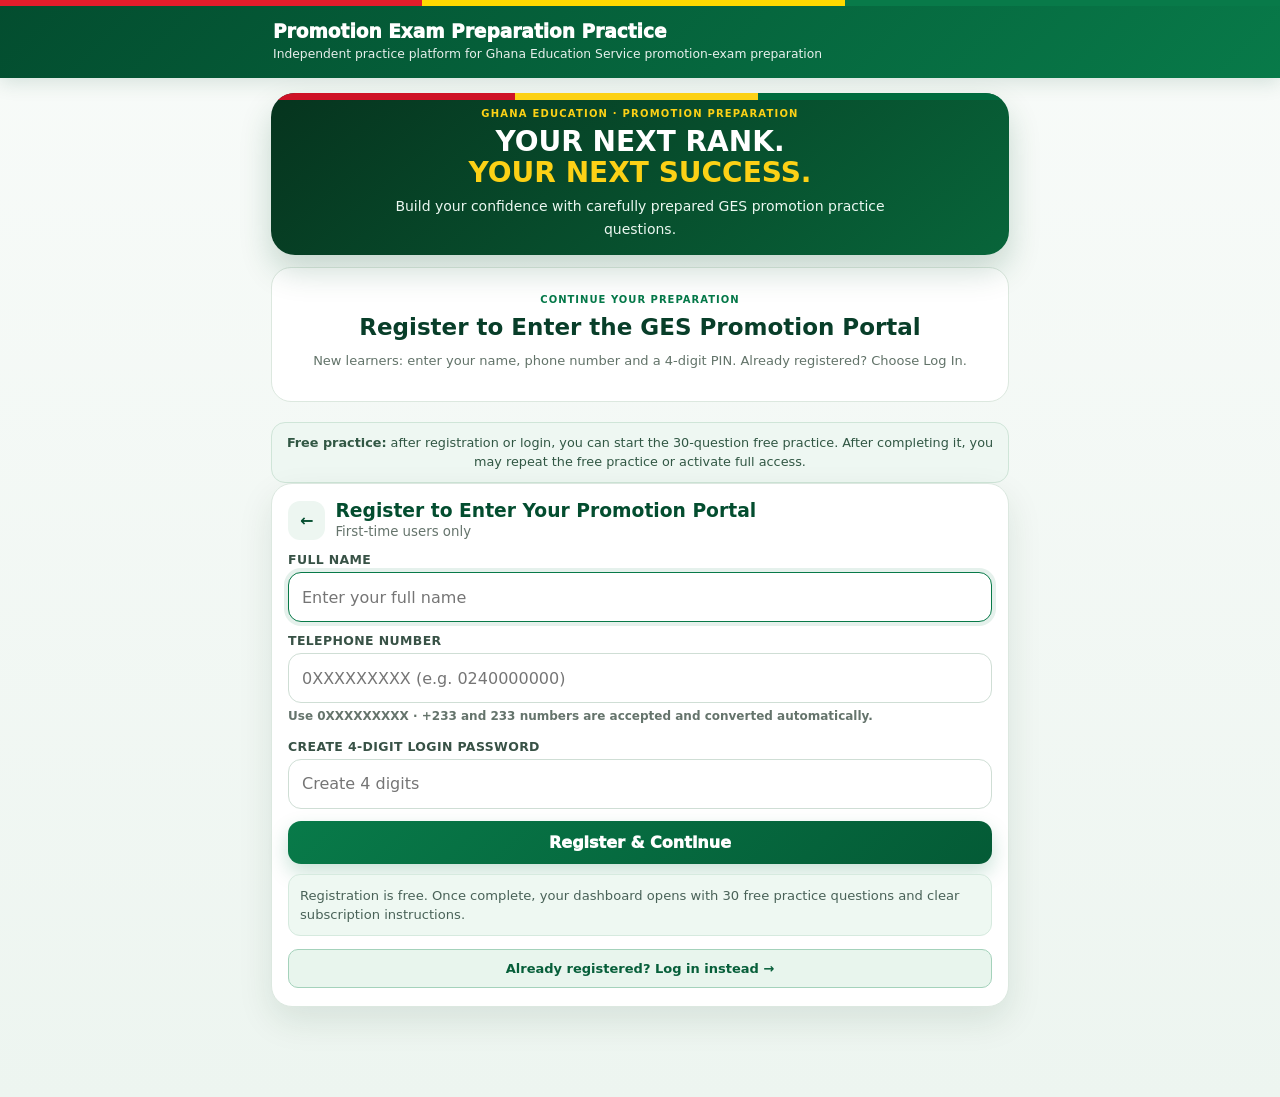
<file: ges-promotion-quiz-2027/index.html>
<!doctype html>
<html lang="en">
<head>
<meta charset="utf-8">
<meta name="viewport" content="width=device-width,initial-scale=1,viewport-fit=cover">
<meta name="theme-color" content="#075f39">
<title>Promotion Exam Preparation Practice</title>
<style>
:root{--g:#087a49;--gd:#034d2f;--y:#ffd900;--bg:#f3f7f4;--text:#17251e;--muted:#65746c;--line:#dce8e0;--shadow:0 14px 35px rgba(11,54,32,.10)}*{box-sizing:border-box}html{scroll-behavior:smooth}body{margin:0;font-family:system-ui,-apple-system,"Segoe UI",Roboto,Arial,sans-serif;background:linear-gradient(180deg,#f8fbf9,#edf5f0);color:var(--text);-webkit-tap-highlight-color:transparent}button,input,select{font:inherit}.hidden{display:none!important}button{cursor:pointer}.top-brand{background:linear-gradient(135deg,#034d2f,#087a49);color:#fff;box-shadow:0 5px 18px rgba(3,77,47,.14)}.flagline{height:6px;background:linear-gradient(90deg,#e31d2b 0 33%,#ffd900 33% 66%,#087a49 66%)}.brand{max-width:760px;margin:auto;padding:15px 13px}.brand h1{font-size:1.16rem;margin:0;font-weight:950}.brand p{font-size:.77rem;opacity:.9;margin:4px 0 0;line-height:1.35}.page{max-width:760px;margin:auto;padding:15px 11px 90px}.hero{text-align:center;padding:14px 6px 17px}.hero h2{margin:0;color:var(--gd);font-size:1.48rem}.hero p{margin:7px auto 0;max-width:610px;color:var(--muted);line-height:1.5;font-size:.91rem}.instruction-strip{display:flex;align-items:center;gap:9px;margin:0 auto 15px;max-width:620px;background:#fff8cf;border:1px solid #f0db70;border-radius:14px;padding:10px 12px;color:#514400;font-size:.82rem;line-height:1.42}.instruction-strip strong{color:#2e2900}.auth-grid{display:grid;grid-template-columns:1fr 1fr;gap:12px}.auth-choice{border:2px solid var(--line);background:#fff;border-radius:22px;padding:18px 14px;text-align:left;box-shadow:var(--shadow);min-height:195px;position:relative;overflow:hidden;transition:transform .18s,border-color .18s,box-shadow .18s}.auth-choice:hover,.auth-choice:active{transform:translateY(-3px);border-color:#62ae88;box-shadow:0 18px 38px rgba(11,54,32,.15)}.auth-choice .icon{display:grid;place-items:center;width:48px;height:48px;border-radius:15px;background:#edf7f1;font-size:1.75rem}.auth-choice h3{margin:11px 0 6px;color:var(--gd);font-size:1.08rem}.auth-choice p{margin:0;color:var(--muted);font-size:.87rem;line-height:1.45}.auth-choice b{display:inline-flex;margin-top:14px;color:var(--g);font-size:.9rem}.new-card:after{content:'NEW';position:absolute;right:-31px;top:15px;background:var(--y);color:#473d00;font-weight:1000;padding:6px 36px;transform:rotate(35deg);font-size:.68rem;letter-spacing:.04em}.login-card{border-color:#b8ddc9;animation:loginGlow 2.2s infinite}.login-card .icon{background:#e7f7ee}.login-card b{font-size:.95rem}@keyframes loginGlow{50%{box-shadow:0 0 0 5px rgba(8,122,73,.08),0 18px 40px rgba(11,54,32,.16);border-color:#68b88f}}.tap-note{display:block;margin-top:6px;font-size:.72rem;color:#738078;font-weight:750}.panel,.practice-card,.subscribe-card,.result-card{background:#fff;border:1px solid var(--line);border-radius:21px;padding:16px;box-shadow:var(--shadow)}.panel-head{display:flex;align-items:center;gap:10px;margin-bottom:12px}.back{border:0;background:#edf6f1;border-radius:12px;padding:10px 12px;color:var(--gd);font-weight:900}.panel h3{margin:0;color:var(--gd)}.panel small{color:var(--muted)}label{display:block;font-size:.78rem;font-weight:900;color:#385246;margin:11px 0 5px;text-transform:uppercase;letter-spacing:.03em}input,select{width:100%;border:1.5px solid #cfded5;border-radius:13px;padding:13px;background:#fff;outline:none;min-height:50px}input:focus,select:focus{border-color:var(--g);box-shadow:0 0 0 4px rgba(8,122,73,.1)}.primary,.ghost,.whatsapp{border:0;border-radius:13px;padding:12px 14px;font-weight:950}.primary{background:linear-gradient(135deg,#087a49,#045b36);color:#fff;box-shadow:0 9px 20px rgba(8,122,73,.22)}.ghost{background:#edf5f0;color:var(--gd)}.block{width:100%;display:flex;justify-content:center;margin-top:12px}.hint{background:#eef8f2;border:1px solid #d6eadf;padding:11px;border-radius:12px;color:#496258;font-size:.82rem;line-height:1.45;margin-top:10px}.security-note{margin:13px 0 0;padding:11px 12px;border-radius:14px;background:#eef7f2;border:1px solid #cfe5d8;color:#315744;font-size:.8rem;line-height:1.45;text-align:center}.pulse-soft{animation:pulseSoft 1.9s infinite}@keyframes pulseSoft{50%{transform:scale(1.015);box-shadow:0 0 0 5px rgba(8,122,73,.09),0 9px 20px rgba(8,122,73,.22)}}.dash-head{display:flex;justify-content:space-between;align-items:flex-start;gap:8px;margin-bottom:10px}.dash-head small{font-weight:900;color:var(--g)}.dash-head h2{margin:2px 0;font-size:1.35rem}.dash-head p{margin:0;color:var(--muted)}.status-pill{display:inline-block;padding:6px 10px;border-radius:999px;font-size:.72rem;font-weight:950;margin-bottom:12px}.status-pill.ok{background:#e4f7eb;color:#05683c}.status-pill.free{background:#fff5c4;color:#6f5900}.status-pill.pending{background:#fff0dd;color:#9b4d00}.practice-card{display:grid;gap:8px}.practice-card h3{margin:0}.practice-card p{margin:0;color:var(--muted);line-height:1.45}.card-icon{font-size:2rem}.grid2{display:grid;grid-template-columns:1fr 1fr;gap:10px}.action-card{width:100%;margin:12px 0;background:#fff;border:1px solid var(--line);border-radius:17px;padding:13px;text-align:left;display:grid;grid-template-columns:auto 1fr;column-gap:10px}.action-card span{font-size:1.5rem;grid-row:1/3}.action-card small{color:var(--muted)}.subscribe-card{margin-top:14px;text-align:center;border:2px solid var(--y);position:relative;overflow:hidden;background:linear-gradient(180deg,#fffef6,#fffbe1)}.subscribe-card:before{content:'FULL ACCESS';position:absolute;right:-39px;top:18px;background:#d52b2f;color:#fff;font-weight:1000;font-size:.64rem;padding:6px 40px;transform:rotate(37deg);letter-spacing:.05em}.blink-border{animation:subBlink 1.5s infinite}@keyframes subBlink{50%{box-shadow:0 0 0 6px rgba(255,217,0,.20),0 20px 42px rgba(84,70,0,.16);border-color:#f4c400}}.sub-badge{display:inline-block;background:var(--y);padding:6px 10px;border-radius:999px;font-size:.7rem;font-weight:1000}.subscribe-card h3{margin:11px 0 5px;color:var(--gd)}.subscribe-card p{color:var(--muted);line-height:1.46;margin:0}.price{font-size:2.35rem;font-weight:1000;color:var(--gd);margin:10px 0}.momo{background:#fff6b8;border:1px solid #ecd55c;border-radius:15px;padding:12px;display:grid;gap:4px}.momo small{font-weight:900;color:#725f00}.momo strong{font-size:1.55rem;letter-spacing:.035em}.momo b{font-size:.9rem}.whatsapp{display:flex;background:#18a558;color:#fff;text-decoration:none;justify-content:center;margin-top:10px}.pending-text{display:block;margin-top:8px;color:#9b4d00}.independent-note{text-align:center;color:#7a877f;font-size:.72rem;padding:16px}.quiz-top{position:sticky;top:0;z-index:5;background:#fff;border-bottom:1px solid var(--line)}.quiz-bar{max-width:760px;margin:auto;display:grid;grid-template-columns:40px 1fr 86px;gap:8px;align-items:center;padding:8px}.iconbtn{width:38px;height:38px;border:0;border-radius:11px;background:#edf4ef}.prog-meta{display:flex;justify-content:space-between;font-size:.66rem;font-weight:850;color:#52645b}.progress{height:6px;background:#e6eee9;border-radius:10px;overflow:hidden;margin-top:5px}.progress span{display:block;height:100%;background:linear-gradient(90deg,#e31d2b,#ffd900,#087a49);width:0}.timer{text-align:center;background:#eef7f2;padding:6px;border-radius:10px}.timer small{display:block;font-size:.48rem}.timer strong{font-size:.85rem}.quiz-page{max-width:760px;margin:auto;padding:9px 8px 90px}.q-tags{display:flex;gap:5px;flex-wrap:wrap;margin-bottom:6px}.tag{font-size:.62rem;background:#e8f3ed;padding:4px 7px;border-radius:999px;color:#315744}.question-card{background:#fff;border-radius:18px;padding:14px 10px;box-shadow:var(--shadow)}.qno{font-size:.68rem;font-weight:900;color:var(--g)}.qtext{font-size:1.02rem;font-weight:760;line-height:1.48;margin:7px 0 12px;overflow-wrap:anywhere}.options{display:grid;gap:8px}.option{border:1.5px solid #d9e5dd;background:#fff;border-radius:14px;padding:10px 9px;display:grid;grid-template-columns:34px minmax(0,1fr) auto;gap:8px;align-items:center;text-align:left;min-height:55px}.letter{width:32px;height:32px;border-radius:10px;background:#edf5f0;display:grid;place-items:center;font-weight:900}.option.correct{background:#e8f8ef;border-color:#43a871}.option.wrong{background:#fff0ef;border-color:#e26d64}.otxt{line-height:1.37;overflow-wrap:anywhere}.mark{font-size:.7rem;font-weight:900}.explain{margin-top:10px;background:#f4f7f5;border-radius:12px;padding:10px;font-size:.84rem;line-height:1.45}.bottom-nav{position:fixed;left:0;right:0;bottom:0;background:#fff;border-top:1px solid var(--line);padding:7px 8px calc(7px + env(safe-area-inset-bottom));z-index:8}.bottom-nav .inner{max-width:760px;margin:auto;display:grid;grid-template-columns:.9fr 1.2fr;gap:8px}.bottom-nav button{min-height:47px}.result-card{text-align:center}.result-ring{width:130px;height:130px;border:10px solid #dceee4;border-top-color:var(--g);border-radius:50%;margin:0 auto 12px;display:grid;place-items:center;align-content:center}.result-ring strong{font-size:2rem;color:var(--gd)}.result-ring span{font-size:.8rem}.stats{display:grid;grid-template-columns:repeat(4,1fr);gap:7px}.stats div{background:#fff;border:1px solid var(--line);border-radius:14px;padding:10px;text-align:center}.stats strong,.stats span{display:block}.stats span{font-size:.66rem;color:var(--muted)}.history{margin-top:12px;display:grid;gap:7px}.history-row{background:#fff;border:1px solid var(--line);border-radius:13px;padding:10px;display:grid;grid-template-columns:auto 1fr auto;gap:9px;align-items:center}.history-row b{font-size:1.2rem;color:var(--g)}.history-row span{font-size:.82rem}.history-row small{color:var(--muted)}.toast{position:fixed;z-index:99;left:50%;bottom:20px;transform:translateX(-50%);background:#123a28;color:#fff;padding:11px 14px;border-radius:12px;max-width:90%;font-weight:750;box-shadow:0 10px 30px #0003}.toast.bad{background:#98251e}@media(max-width:560px){.auth-grid{grid-template-columns:1fr}.auth-choice{min-height:152px}.page{padding:12px 9px 80px}.brand{padding:12px 10px}.brand h1{font-size:1rem}.brand p{font-size:.7rem}.grid2{grid-template-columns:1fr}.stats{grid-template-columns:1fr 1fr}.qtext{font-size:.98rem}.option{grid-template-columns:32px minmax(0,1fr) auto;padding:9px 7px}.history-row{grid-template-columns:auto 1fr}.history-row small{grid-column:2}.instruction-strip{font-size:.78rem}.auth-choice h3{font-size:1.02rem}}
</style>
<style>
.new-bank-hero{position:relative;overflow:hidden;margin:0 0 17px;padding:25px 18px 20px;border-radius:21px;background:linear-gradient(145deg,#064d30 0%,#087847 67%,#0b573a 100%);color:white;text-align:center;border:1px solid #ffd83d;box-shadow:0 18px 36px rgba(3,77,47,.2)}
.new-bank-hero:before{content:"";position:absolute;top:0;left:0;right:0;height:7px;background:linear-gradient(90deg,#ce1126 0 33.33%,#fcd116 33.33% 66.66%,#138547 66.66% 100%)}
.new-bank-tag{display:inline-flex;align-items:center;gap:8px;padding:7px 12px;border:1px solid rgba(255,255,255,.38);border-radius:24px;background:rgba(255,255,255,.15);font-size:10px;font-weight:850;letter-spacing:.08em}
.new-bank-dot{width:8px;height:8px;border-radius:50%;background:#fcd116;box-shadow:0 0 0 4px rgba(252,209,22,.2)}
.new-bank-spark{color:#fcd116}
.new-bank-symbol{margin-top:18px;color:#fcd116;font-size:16px}.new-bank-symbol span{margin:0 8px;color:#f4f9f4;font-size:10px;letter-spacing:.16em;font-weight:850}
.new-bank-hero h2{font-size:clamp(28px,7vw,40px);line-height:1.08;margin:13px 0 12px;letter-spacing:-.035em;color:#fff;font-weight:900}.new-bank-hero h2 span{color:#fcd116}
.new-bank-hero p{font-size:14px;line-height:1.6;max-width:530px;margin:0 auto;color:#eef9f1}
.new-bank-stats{display:grid;grid-template-columns:repeat(3,minmax(0,1fr));gap:7px;margin-top:18px}.new-bank-stats span{background:rgba(255,255,255,.13);border:1px solid rgba(255,255,255,.17);border-radius:12px;padding:10px 5px;font-size:10px;line-height:1.35}.new-bank-stats strong{display:block;color:#fcd116;font-size:21px;line-height:1.1;margin-bottom:3px}
.new-bank-encourage{margin-top:15px;color:#fcd116;font-size:11px;letter-spacing:.025em;font-weight:800}
@media (max-width:380px){.new-bank-hero{padding:23px 11px 18px}.new-bank-stats span{font-size:9px}.new-bank-symbol span{margin:0 3px;font-size:9px}}
@media (prefers-reduced-motion:no-preference){.new-bank-dot{animation:new-bank-pulse 2.5s ease-in-out infinite}@keyframes new-bank-pulse{50%{box-shadow:0 0 0 8px rgba(252,209,22,.08)}}}
</style>
<style>
.preview-ten{margin:20px auto 18px;max-width:760px;background:#fff;border:1px solid #d3e3da;border-radius:20px;overflow:hidden;box-shadow:0 14px 34px rgba(4,64,38,.1)}
.preview-head{padding:21px 17px 17px;background:linear-gradient(135deg,#06462d,#087747);color:#fff;text-align:center;border-top:5px solid #fcd116}.preview-free{display:inline-block;color:#15301f;background:#fcd116;padding:5px 11px;font-size:11px;font-weight:900;letter-spacing:.04em;border-radius:20px;animation:preview-glow 2.2s infinite}
.preview-head h2{font-size:clamp(20px,5vw,28px);margin:12px 0 8px;color:#fff}.preview-head p{font-size:14px;line-height:1.5;margin:0 auto 15px;max-width:510px;color:#e5f4e9}
.preview-meter{display:flex;justify-content:space-between;gap:10px;font-size:13px;font-weight:800}.preview-track{height:6px;border-radius:8px;background:#4c9472;margin-top:8px;overflow:hidden}.preview-track span{display:block;height:100%;width:10%;background:#fcd116;transition:width .25s}
.preview-content{padding:19px 16px 14px}.preview-topic{display:inline-block;font-size:11px;color:#006b3f;background:#e5f4ea;border-radius:7px;font-weight:800;padding:5px 9px;margin-bottom:11px}.preview-question{margin:0 0 15px;font-size:19px;line-height:1.42;color:#163423;font-weight:750}.preview-options{display:grid;gap:9px}.preview-option{width:100%;display:flex;gap:12px;align-items:flex-start;padding:13px;text-align:left;background:#fff;border:1.5px solid #d5e4da;border-radius:12px;color:#183d29;font-size:15px;cursor:pointer;white-space:normal;line-height:1.4}.preview-option span:first-child{flex:none;width:27px;height:27px;display:grid;place-items:center;border-radius:50%;border:1px solid #88a898;font-weight:800;font-size:12px}.preview-option.preview-correct{border-color:#087a49;background:#e6f7ec}.preview-option.preview-wrong{border-color:#c32938;background:#fff0f0}.preview-option:disabled{cursor:default;opacity:1}.preview-explain{margin-top:12px;padding:12px;border-left:4px solid #006b3f;background:#edf8f0;border-radius:8px;color:#193d29;font-size:14px;line-height:1.55}
.preview-actions{display:flex;gap:10px;padding:0 16px 16px}.preview-actions button{flex:1;min-width:0;border-radius:10px;padding:13px 9px;font-size:13px;font-weight:800;cursor:pointer;white-space:normal}.preview-primary{border:0;background:#006b3f;color:white}.preview-outline{border:1px solid #006b3f;background:white;color:#006b3f}.preview-actions button:disabled{opacity:.45;cursor:default}.preview-footer{font-size:12px;text-align:center;color:#5b7164;padding:0 16px 17px;margin:0}
@keyframes preview-glow{50%{box-shadow:0 0 0 5px rgba(252,209,22,.18)}}@media(prefers-reduced-motion:reduce){.preview-free{animation:none}}
</style>
<style>
.quick-route{padding:19px 14px;margin:15px 0 18px;border-radius:19px;background:#fff;border:1px solid #d8e7dd;box-shadow:0 7px 22px rgba(0,80,46,.07)}.quick-route-title{text-align:center;color:#087a49;font-size:10px;letter-spacing:.13em;font-weight:900}.quick-route h2{text-align:center;color:#123b27;font-size:21px;margin:5px 0 13px}.quick-route-grid{display:grid;grid-template-columns:repeat(3,minmax(0,1fr));gap:9px}.quick-route-card{min-width:0;min-height:128px;display:flex;flex-direction:column;align-items:flex-start;gap:5px;text-align:left;padding:13px 11px;border-radius:14px;background:#f0f8f3;border:1px solid #bedccc;color:#153b27;cursor:pointer}.quick-route-card:nth-child(2){background:#fff9e5;border-color:#ebd78a}.quick-route-card:nth-child(3){background:#f5f8fa;border-color:#d2e1e9}.quick-route-number{border-radius:6px;background:#087a49;color:white;padding:3px 7px;font-size:10px;font-weight:900}.quick-route-card strong{font-size:14px;line-height:1.22}.quick-route-card small{font-size:11px;line-height:1.35;color:#536c5b}.quick-route-card>span:last-child{font-size:11px;font-weight:900;color:#057847;margin-top:auto}
.preview-modal[hidden]{display:none!important}.preview-modal{position:fixed;inset:0;z-index:999999;background:rgba(4,27,16,.78);display:flex;align-items:center;justify-content:center;padding:15px;overflow-y:auto}.preview-modal-card{position:relative;width:100%;max-width:470px;background:white;border-radius:20px;padding:25px 18px 20px;text-align:center;color:#143622;box-shadow:0 20px 70px rgba(0,0,0,.35);overflow:hidden}.preview-modal-flag{position:absolute;top:0;left:0;right:0;height:7px;background:linear-gradient(90deg,#ce1126 0 33%,#fcd116 33% 66%,#006b3f 66%)}.preview-modal-icon{width:54px;height:54px;display:grid;place-items:center;background:#fcd116;color:#111;margin:3px auto 11px;border-radius:50%;font-size:27px}.preview-modal-caption{font-size:10px;font-weight:900;letter-spacing:.1em;color:#087a49}.preview-modal-card h2{margin:8px 0;font-size:23px;color:#075934}.preview-modal-card p{line-height:1.48;font-size:14px;margin:10px 0}.preview-modal-message{background:#eff7f0;border-radius:10px;padding:12px}.preview-modal-card button{display:block;width:100%;font-weight:800;cursor:pointer;font-size:14px;padding:12px;border-radius:10px;margin-top:9px}.preview-modal-join{border:0;background:#006b3f;color:#fff}.preview-modal-secondary{border:1px solid #006b3f;color:#006b3f;background:white}.preview-modal-outline{border:1px solid #dac169;color:#654b00;background:#fff9e6}.preview-modal-close{border:0;background:transparent;color:#66786e!important;font-size:12px!important}.preview-modal-open{overflow:hidden}
@media(max-width:480px){.quick-route-grid{grid-template-columns:1fr}.quick-route-card{min-height:0;display:grid;grid-template-columns:37px 1fr;gap:3px 9px;align-items:center}.quick-route-number{grid-row:span 3;justify-self:center}.quick-route-card>span:last-child{margin-top:0}}
</style><style>
.fresh-hero{position:relative;background:linear-gradient(140deg,#06341e,#08653a);border-radius:24px;text-align:center;color:white;padding:34px 15px 26px;overflow:hidden;box-shadow:0 16px 32px #0b502b33}.fresh-flag{height:7px;position:absolute;top:0;left:0;right:0;background:linear-gradient(90deg,#ce1126 0 33%,#fcd116 33% 66%,#006b3f 66%)}.fresh-kicker{font-size:10px;letter-spacing:.12em;font-weight:900;color:#fcd116}.fresh-star{font-size:27px;background:#fcd116;color:#162b1c;border-radius:50%;width:45px;height:45px;display:grid;place-items:center;margin:18px auto}.fresh-hero h2{font-size:clamp(26px,6vw,40px);font-weight:900;line-height:1.12;color:white;margin:0 0 12px}.fresh-hero h2 span{color:#fcd116}.fresh-hero p{font-size:14px;line-height:1.6;color:#ecf8f1;max-width:490px;margin:0 auto 16px}.fresh-metrics{display:grid;grid-template-columns:repeat(3,1fr);gap:7px;max-width:560px;margin:0 auto 17px}.fresh-metrics span{background:#ffffff19;border:1px solid #ffffff35;border-radius:10px;padding:10px 3px;font-size:10px}.fresh-metrics b{display:block;font-size:25px;color:#fcd116}.fresh-ranks{display:flex;flex-wrap:wrap;justify-content:center;gap:8px}.fresh-ranks span{font-size:11px;padding:7px 10px;border-radius:20px;background:#ffffff1b;border:1px solid #fcd11655;animation:rankrise 3s infinite}.fresh-ranks span:nth-child(even){animation-delay:-1.5s}.fresh-trial{background:#fffcef;border:2px solid #f2d344;border-radius:22px;text-align:center;padding:25px 17px;margin:16px 0;box-shadow:0 10px 22px #544a1020}.fresh-live{font-size:11px;letter-spacing:.1em;font-weight:900;color:#be2633;animation:twinkle 1.4s infinite}.fresh-trial h2{font-size:clamp(22px,5vw,30px);color:#063e26;margin:11px 0}.fresh-trial p{font-size:14px;line-height:1.55;color:#4b624f;max-width:540px;margin:0 auto 18px}.fresh-cta{width:100%;max-width:520px;border:0;border-radius:13px;background:#006b3f;color:white;padding:18px 12px;font-weight:900;font-size:clamp(13px,3vw,17px);cursor:pointer;animation:ctaglow 1.6s infinite}.fresh-cta.done{background:#a62132;animation:none}.fresh-trial .fresh-small{font-size:12px;margin:15px auto 0}.fresh-entry{background:#fff;border:1px solid #dce8df;border-radius:20px;padding:20px 14px;margin-bottom:20px}.fresh-entry-title{text-align:center}.fresh-entry-title span{color:#057949;font-size:10px;letter-spacing:.1em;font-weight:900}.fresh-entry-title h2{color:#083e29;font-size:23px;margin:7px 0}.fresh-entry-title p{font-size:13px;color:#627369}.fresh-entry .auth-grid{margin-top:15px}.preview-ten[hidden]{display:none!important}@keyframes rankrise{50%{transform:translateY(-5px)}}@keyframes twinkle{50%{opacity:.35}}@keyframes ctaglow{50%{box-shadow:0 0 0 7px #fcd11666;transform:scale(1.015)}}@media(prefers-reduced-motion:reduce){.fresh-ranks span,.fresh-live,.fresh-cta{animation:none}}
</style><style>.phone-format-tip{display:block;color:#08744b;font-size:12px;font-weight:750;margin:5px 0 13px;line-height:1.45}</style><style>.fresh-trial[hidden],#previewTen[hidden]{display:none!important}.registration-switch{display:block;width:100%;margin:13px 0 2px;padding:11px;background:#e8f5ed;border:1px solid #a4d2bb;border-radius:10px;font-size:13px;font-weight:850;color:#075f3a}.fresh-hero{padding:15px!important}.fresh-hero .fresh-ranks,.fresh-hero .fresh-metrics,.fresh-star{display:none!important}.fresh-hero h2{font-size:clamp(19px,4vw,28px)!important;margin:7px 0!important}.fresh-hero p{margin:0 auto!important}.fresh-entry{margin-top:12px}.fresh-entry .auth-grid{gap:11px}.fresh-entry .new-card{border:2px solid #077c4c!important;box-shadow:0 4px 21px #048b4a25}</style></head>
<body>
<header class="top-brand"><div class="flagline"></div><div class="brand"><h1>Promotion Exam Preparation Practice</h1><p>Independent practice platform for Ghana Education Service promotion-exam preparation</p></div></header>
<main id="authScreen" class="page">
<section class="fresh-hero" id="welcomePromo"><div class="fresh-flag"></div><div class="fresh-kicker">GHANA EDUCATION · PROMOTION PREPARATION</div><div class="fresh-star">★</div><h2>YOUR NEXT RANK.<br><span>YOUR NEXT SUCCESS.</span></h2><p>Build your confidence with carefully prepared GES promotion practice questions.</p><div class="fresh-metrics"><span><b>1,128</b>Questions</span><span><b>6</b>Promotion ranks</span><span><b>10</b>Free trial questions</span></div><div class="fresh-ranks"><span>PS</span><span>AD II</span><span>AD I</span><span>Deputy Director</span><span>Director II</span><span>Director I</span></div></section><section class="fresh-trial" hidden><div class="fresh-live">● ONE-TIME FREE PRACTICE</div><h2>Experience your first 10 questions</h2><p>Try ten questions with answers and explanations. One free attempt on this browser, then register to request full access.</p><button type="button" id="jumpPreview" class="fresh-cta">▶ START YOUR 10-QUESTION FREE TRIAL</button><p id="trialStatus" class="fresh-small">No registration needed to begin the trial.</p></section><section class="fresh-entry" id="welcomeEntry"><div class="fresh-entry-title"><span>CONTINUE YOUR PREPARATION</span><h2>Register to Enter the GES Promotion Portal</h2><p>New learners: enter your name, phone number and a 4-digit PIN. Already registered? Choose Log In.</p></div><section id="authChooser" class="auth-grid">
<button type="button" id="newUserCard" class="auth-choice new-card"><span class="icon">👤➕</span><h3>Step 1 · Create Your Free Account</h3><p>Create your account once using your full name, telephone number and a 4-digit login password.</p><b>REGISTER NOW →</b><span class="tap-note">Tap this card to open registration</span></button>
<button type="button" id="existingUserCard" class="auth-choice login-card"><span class="icon">🔐</span><h3>Already Registered?</h3><p>Enter the telephone number and 4-digit password you used when registering, then open your quiz dashboard.</p><b>Log In →</b><span class="tap-note">Tap this blinking card to log in</span></button>
</section></section><section id="previewTen" class="preview-ten" hidden aria-labelledby="previewTenTitle"><div class="preview-head"><span class="preview-free">★ FREE · NO LOGIN NEEDED</span><h2 id="previewTenTitle">Try 10 Real Promotion Questions</h2><p>Experience the question bank before registering. Choose an answer, see the correct option and explanation, and proceed to registration when finished.</p><div class="preview-meter"><span id="previewProgress">Question 1 of 10</span><span id="previewScore">0 correct</span></div><div class="preview-track"><span id="previewFill"></span></div></div><div id="previewContent" class="preview-content"><p>Loading your free practice…</p></div><div class="preview-actions"><button type="button" id="previewPrevious" class="preview-outline">← Previous</button><button type="button" id="previewNext" class="preview-primary">Next question →</button></div><p class="preview-footer">After the ten questions, choose whether to register for full access to access the full question bank.</p></section><div class="security-note"><strong>Free practice:</strong> after registration or login, you can start the 30-question free practice. After completing it, you may repeat the free practice or activate full access.</div>
<section id="registerPanel" class="panel hidden"><div class="panel-head"><button type="button" class="back" data-back-auth>←</button><div><h3>Register to Enter Your Promotion Portal</h3><small>First-time users only</small></div></div><form id="registerForm"><label>Full name</label><input id="regName" autocomplete="name" required placeholder="Enter your full name"><label>Telephone number</label><input id="regPhone" type="tel" inputmode="tel" autocomplete="tel" required placeholder="0XXXXXXXXX (e.g. 0240000000)"><small class="phone-format-tip">Use 0XXXXXXXXX · +233 and 233 numbers are accepted and converted automatically.</small><label>Create 4-digit login password</label><input id="regPin" type="password" inputmode="numeric" maxlength="4" pattern="\d{4}" required placeholder="Create 4 digits"><button id="registerBtn" type="submit" class="primary block pulse-soft">Register & Continue</button><div class="hint">Registration is free. Once complete, your dashboard opens with 30 free practice questions and clear subscription instructions.</div><button type="button" id="registerGoLogin" class="registration-switch">Already registered? Log in instead →</button></form></section>
<section id="loginPanel" class="panel hidden"><div class="panel-head"><button type="button" class="back" data-back-auth>←</button><div><h3>Log In to Your Account</h3><small>For users who have already registered</small></div></div><form id="loginForm"><label>Registered telephone number</label><input id="loginPhone" type="tel" inputmode="tel" autocomplete="tel" required placeholder="0XXXXXXXXX (e.g. 0240000000)"><small class="phone-format-tip">Enter 0XXXXXXXXX · +233 and 233 also work for your existing number.</small><label>4-digit login password</label><input id="loginPin" type="password" inputmode="numeric" maxlength="4" pattern="\d{4}" autocomplete="current-password" required placeholder="Enter your 4 digits"><button id="loginBtn" type="submit" class="primary block pulse-soft">Log In & Open Quiz</button><div class="hint">Your number is recognised whether it begins with 0, 233 or +233. Use your original four-digit PIN.</div><button type="button" id="loginGoRegister" class="registration-switch">New learner? Register here →</button></form></section>
</main>
<div id="previewFinishModal" class="preview-modal" hidden role="dialog" aria-modal="true" aria-labelledby="previewFinishTitle"><div class="preview-modal-card"><div class="preview-modal-flag"></div><div class="preview-modal-icon">★</div><span class="preview-modal-caption">FREE PRACTICE COMPLETED</span><h2 id="previewFinishTitle">Your free trial is complete!</h2><p id="previewFinishScore"></p><p class="preview-modal-message">Ready to prepare across <strong>all six GES promotion ranks</strong>? Register for an account to request full subscriber access to the complete question banks, or log in if you already have an approved account.</p><button id="previewJoin" type="button" class="preview-modal-join">Register for Full Access →</button><button id="previewExisting" type="button" class="preview-modal-secondary">I Already Have an Account</button><button id="previewRepeat" type="button" class="preview-modal-outline" hidden>Trial completed</button><button id="previewDismiss" type="button" class="preview-modal-close">Close for now</button></div></div>
<main id="dashboardScreen" class="page hidden"></main>
<section id="quizScreen" class="hidden"><header class="quiz-top"><div class="quiz-bar"><button id="exitQuiz" type="button" class="iconbtn">✕</button><div><div class="prog-meta"><span id="qProgress">Question</span><span id="answeredCount">0 answered</span></div><div class="progress"><span id="progressBar"></span></div></div><div class="timer"><small>TIME LEFT</small><strong id="timerText">30:00</strong></div></div></header><main class="quiz-page"><div id="qTags" class="q-tags"></div><article class="question-card"><div id="qNo" class="qno"></div><div id="qText" class="qtext"></div><div id="options" class="options"></div><div id="explanation" class="explain hidden"></div></article></main><nav class="bottom-nav"><div class="inner"><button id="prevBtn" type="button" class="ghost">← Previous</button><button id="nextBtn" type="button" class="primary">Next →</button></div></nav></section>
<main id="resultScreen" class="page hidden"></main>
<main id="performanceScreen" class="page hidden"></main>
<div id="toastRoot"></div>
<script src="./free-bank-v3.js?v=20261002e"></script>
<script src="./full-bank-part1.js?v=20261002e"></script>
<script src="./full-bank-part2.js?v=20261002e"></script>
<script src="./full-bank-part3.js?v=20261002e"></script>
<script src="./full-bank-part4.js?v=20261002e"></script>
<script src="./app-v4.js?v=20261101-ddquiz"></script>
<script>
(function(){
'use strict';
var qs=[{"q":"How is the work of the Ministry of Education (MoE) related to that of the Ghana Education Service (GES)?","o":["MoE gives policy direction while GES implements the policies","Both bodies perform exactly the same functions","GES formulates policies while MoE runs the schools","MoE implements policies that GES formulates"],"a":0,"e":"The MoE is the policy-making ministry; GES is the implementing agency for approved pre-tertiary policies and programmes.","t":"MoE, GES & Education Law","id":1},{"q":"The Ghana Education Service Act, 1995 (Act 506) set up GES mainly to","o":["manage and decentralise the delivery of pre-tertiary education services","take over the administration of universities","privatise public schools","replace the Ministry of Education"],"a":0,"e":"Act 506 gave GES the mandate to implement and manage pre-tertiary education delivery through national, regional and district structures.","t":"MoE, GES & Education Law","id":2},{"q":"Which function belongs to the Ministry of Education rather than to GES?","o":["Posting head teachers to schools","Developing national education policies","Recruiting teachers into the Service","Supervising basic schools"],"a":1,"e":"Policy formulation is the Ministry's role; posting, recruitment and supervision are implementation duties of GES.","t":"MoE, GES & Education Law","id":3},{"q":"Which scenario shows GES applying a policy made by the Ministry of Education?","o":["GES designs Free SHS and funds it","GES abolishes school fees on its own authority","GES prepares the national education budget","GES ensures schools carry out the Free SHS policy at school level"],"a":3,"e":"Free SHS is a government/MoE policy; GES's role is to see that it is implemented in schools.","t":"MoE, GES & Education Law","id":4},{"q":"The core mandate of the Ghana Education Service is to","o":["develop the national curriculum for the Ministry","formulate national policies on education","prepare the teachers' salary structure","implement approved national pre-tertiary education policies and programmes"],"a":3,"e":"GES is the implementing agency; policy formulation belongs to MoE and curriculum development to NaCCA.","t":"MoE, GES & Education Law","id":5},{"q":"The governing body of the Ghana Education Service is the","o":["Regional Director of Education","GES Headquarters","Director-General of GES","GES Council"],"a":3,"e":"The Council is the governing body; the Director-General is the chief executive answerable to it.","t":"MoE, GES & Education Law","id":6},{"q":"On the GES organogram, the Director-General is directly answerable to the","o":["Public Services Commission","GES Council","Chief Director of MoE","Minister of Education"],"a":1,"e":"The Director-General heads the Service and reports to the governing Council.","t":"MoE, GES & Education Law","id":7},{"q":"Which of these is NOT a specific duty of the Ghana Education Service?","o":["Implementing approved pre-tertiary programmes","Maintaining professional standards and conduct of its personnel","Formulating national educational policies","Keeping an up-to-date register of teachers in the public system"],"a":2,"e":"Policy formulation is the role of the Ministry of Education, not GES.","t":"MoE, GES & Education Law","id":8},{"q":"The Ghana Education Service was first established in","o":["1987","1957","1974","1995"],"a":2,"e":"GES was created in 1974 as part of the Public Service; Act 506 of 1995 later restated its legal framework.","t":"MoE, GES & Education Law","id":9},{"q":"The Act that set up the Ghana Education Service in 1995 is","o":["Act 1023","Act 778","Act 605","Act 506"],"a":3,"e":"The Ghana Education Service Act, 1995 is Act 506.","t":"MoE, GES & Education Law","id":10}];
var TRIAL_KEY='ges-free-trial-ten-one-attempt-v2';
var saved=null;try{saved=JSON.parse(localStorage.getItem(TRIAL_KEY)||'null');}catch(e){}
var choices=saved&&Array.isArray(saved.answers)&&saved.answers.length===qs.length?saved.answers:new Array(qs.length).fill(null);
var idx=saved&&Number.isInteger(saved.index)?Math.max(0,Math.min(qs.length-1,saved.index)):0;
var completed=!!(saved&&saved.completed);
function persist(done){try{localStorage.setItem(TRIAL_KEY,JSON.stringify({answers:choices,index:idx,completed:!!done}));}catch(e){}}
function lockFree(){completed=true;persist(true);get('previewTen').hidden=true;get('jumpPreview').textContent='TRIAL COMPLETED — REGISTER FOR FULL ACCESS →';get('jumpPreview').classList.add('done');get('trialStatus').textContent='Your one-time free trial has ended. Register to request full access.';}

var get=function(id){return document.getElementById(id);};
function render(){
var q=qs[idx],answered=choices[idx]!==null,correct=choices.filter(function(v,i){return v===qs[i].a;}).length;
get('previewProgress').textContent='Question '+(idx+1)+' of '+qs.length;
get('previewScore').textContent=correct+' correct';
get('previewFill').style.width=((idx+1)/qs.length*100)+'%';
var host=get('previewContent');host.replaceChildren();
var topic=document.createElement('span');topic.className='preview-topic';topic.textContent=q.t;host.appendChild(topic);
var title=document.createElement('h3');title.className='preview-question';title.textContent=q.q;host.appendChild(title);
var wrap=document.createElement('div');wrap.className='preview-options';
q.o.forEach(function(option,i){
var btn=document.createElement('button');btn.type='button';btn.className='preview-option';btn.disabled=answered;
if(answered&&i===q.a)btn.className+=' preview-correct';
else if(answered&&i===choices[idx])btn.className+=' preview-wrong';
var l=document.createElement('span');l.textContent=String.fromCharCode(65+i);
var t=document.createElement('span');t.textContent=option;btn.append(l,t);
btn.addEventListener('click',function(){if(choices[idx]!==null)return;choices[idx]=i;persist(false);render();if(choices.every(function(v){return v!==null;})){lockFree();openFinish();}});wrap.appendChild(btn);
});host.appendChild(wrap);
if(answered){var explain=document.createElement('div');explain.className='preview-explain';explain.textContent=(choices[idx]===q.a?'✓ Correct. ':'Correct answer: '+q.o[q.a]+'. ')+(q.e||'');host.appendChild(explain);}
get('previewPrevious').disabled=idx===0;
get('previewNext').textContent=idx===qs.length-1?'Finish & See Full Access →':'Next question →';
}
function openFinish(){
get('previewFinishScore').textContent='Your result: '+choices.filter(function(v,i){return v===qs[i].a;}).length+' out of 10 correct.';
get('previewFinishModal').hidden=false;document.body.classList.add('preview-modal-open');
}
function closeFinish(){get('previewFinishModal').hidden=true;document.body.classList.remove('preview-modal-open');}
function restartPreview(){choices.fill(null);idx=0;closeFinish();render();get('previewTen').scrollIntoView({behavior:'smooth',block:'start'});}
function toAuth(mode){closeFinish();var card=get(mode==='register'?'newUserCard':'existingUserCard');if(card)card.click();get('authScreen').scrollIntoView({behavior:'smooth',block:'start'});}
get('previewJoin').addEventListener('click',function(){toAuth('register');});
get('previewExisting').addEventListener('click',function(){toAuth('login');});
get('previewRepeat').addEventListener('click',function(){toAuth('register');});
get('previewDismiss').addEventListener('click',closeFinish);
get('jumpPreview').addEventListener('click',function(){if(completed){toAuth('register');return;}get('previewTen').hidden=false;persist(false);render();get('previewTen').scrollIntoView({behavior:'smooth',block:'start'});});
get('previewPrevious').addEventListener('click',function(){if(idx>0){idx--;persist(false);render();}});
get('previewNext').addEventListener('click',function(){if(idx===qs.length-1){if(choices.every(function(v){return v!==null;})){lockFree();openFinish();}else{var first=choices.indexOf(null);idx=first<0?0:first;persist(false);render();}return;}idx++;persist(false);render();});
if(completed||choices.every(function(v){return v!==null;})){lockFree();}else{render();}
})();
</script>
</body>
</html>
</file>
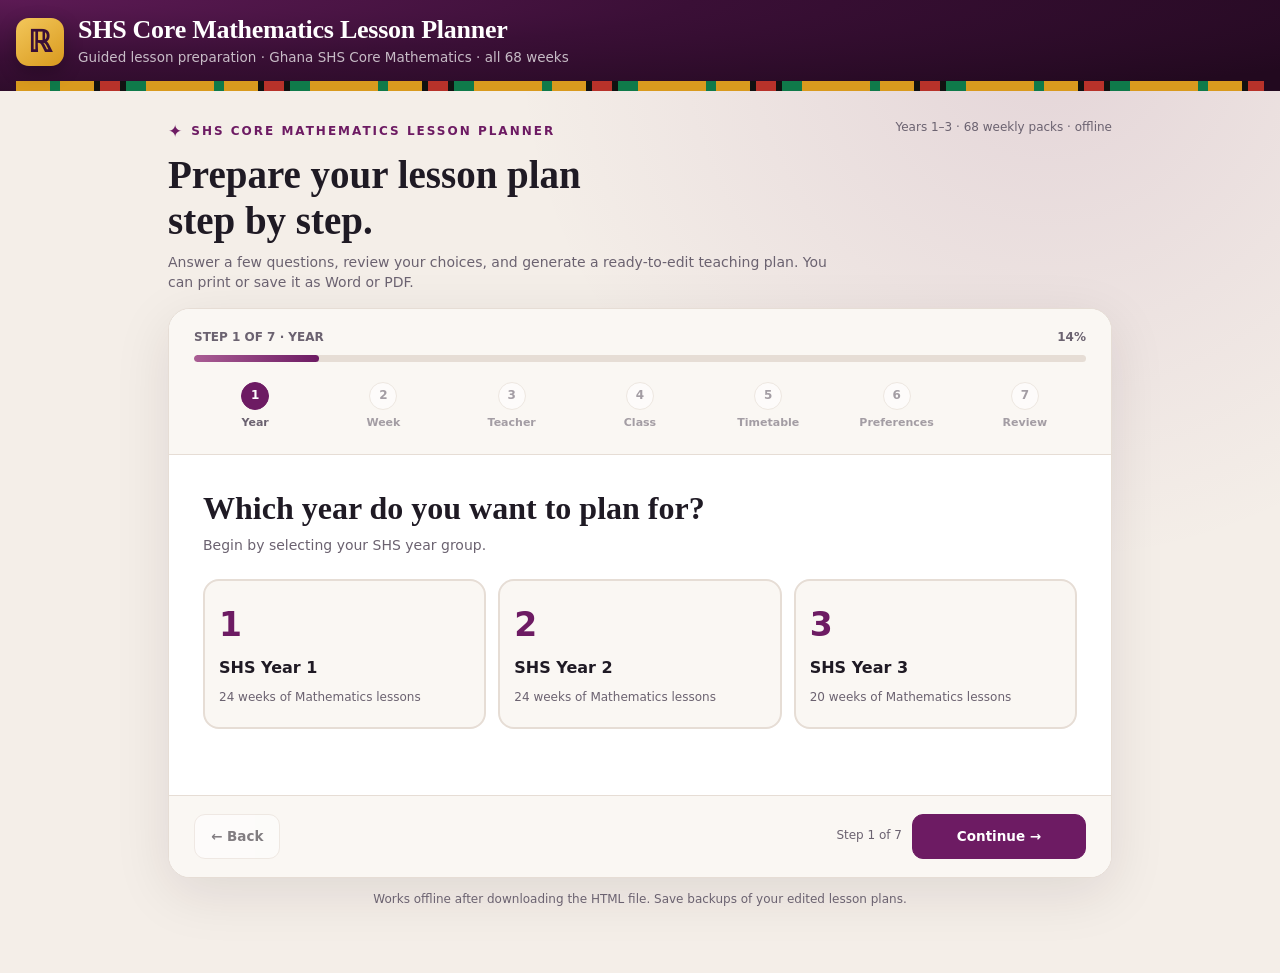
<file: shs-core-mathematics-planner/index.html>
<!doctype html><html lang="en"><head><meta charset="utf-8"><meta name="viewport" content="width=device-width,initial-scale=1"><title>SHS Core Mathematics Lesson Planner</title>
<style>*{box-sizing:border-box}body{margin:0;background:linear-gradient(130deg,#0c3026,#164d3d);color:#fff;min-height:100vh;display:grid;place-items:center;font:15px/1.55 system-ui,sans-serif;padding:20px}.loader{width:min(570px,100%);background:#fff;color:#15372d;border-radius:23px;padding:30px;box-shadow:0 22px 70px #00180e55;text-align:center}.mark{font:700 44px Georgia,serif;color:#c39333}.loader h1{font:750 clamp(24px,5vw,35px)/1.15 Georgia,serif;margin:8px 0}.loader p{color:#50665e;margin:12px auto}.track{background:#e3eee8;border-radius:99px;height:10px;overflow:hidden;margin:20px 0 9px}.fill{height:100%;width:0%;background:linear-gradient(90deg,#a77822,#147452);border-radius:99px;transition:width .15s}.footer{font-size:12px;color:#627b6e}.error{display:none;border:1px solid #f5c3b4;color:#982c1a;background:#fff0eb;border-radius:10px;padding:12px;margin-top:18px}.retry{display:none;border:0;border-radius:8px;background:#126448;color:#fff;padding:10px 18px;margin:12px auto;cursor:pointer}</style></head><body>
<div class="loader"><div class="mark">ℝ</div><h1>SHS Core Mathematics<br>Lesson Planner</h1><p>Mathematics Auto-Populate Machine</p><div class="track" role="progressbar" aria-label="Loading application"><div class="fill" id="fill"></div></div><div id="message">Loading teaching materials…</div><p class="footer">68 weekly packs · Prepared by Sir Isaac Boahen</p><div class="error" id="error"></div><button class="retry" id="retry">Retry loading</button></div>
<script>
(async()=>{const total=19;let done=0;const fill=document.getElementById('fill'),msg=document.getElementById('message'),error=document.getElementById('error'),retry=document.getElementById('retry');
retry.addEventListener('click',()=>location.reload());try{const files=await Promise.all(Array.from({length:total},async(_,i)=>{const id=String(i).padStart(2,'0');const r=await fetch('./parts/p'+id+'.txt?v=20261021a',{cache:'force-cache'});if(!r.ok)throw Error('A teaching-material file could not load (part '+id+').');const s=await r.text();done++;fill.style.width=Math.round(done/total*100)+'%';msg.textContent='Loading teaching materials: '+done+' of '+total;return s}));const html=files.join('');if(!html.startsWith('<!doctype html>')||!html.trimEnd().endsWith('</html>'))throw Error('The application files are incomplete.');document.open();document.write(html);document.close()}catch(e){error.style.display='block';error.textContent='Could not load the app. Check your internet connection and try again. '+e.message;retry.style.display='block';msg.textContent='Loading interrupted.'}})();
</script></body></html>
</file>
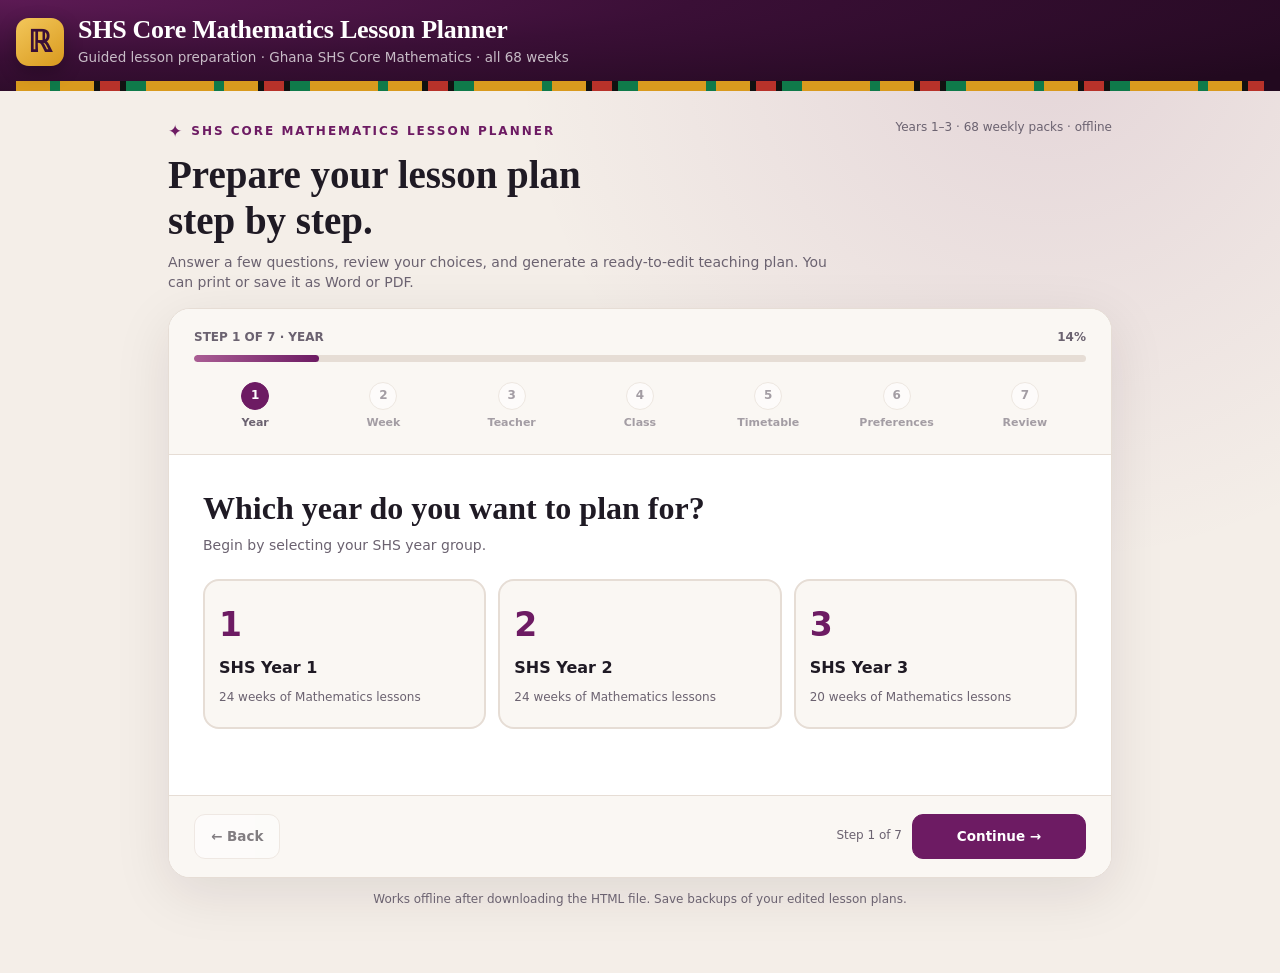
<file: shs-core-maths-planner/index.html>
<!doctype html><html lang="en"><head><meta charset="utf-8"><meta name="viewport" content="width=device-width, initial-scale=1"><meta name="theme-color" content="#3a0f36"><title>SHS Core Mathematics Lesson Planner — Sir Isaac Boahen</title>
<style>body{margin:0;min-height:100vh;background:linear-gradient(130deg,#381035,#6c1c62);color:#fff;font:16px/1.55 system-ui;display:grid;place-items:center}main{padding:35px;max-width:600px;text-align:center}h1{font:700 34px Georgia,serif}.spin{width:32px;height:32px;border:4px solid #ffffff66;border-top-color:#f1be46;border-radius:50%;animation:spin .8s linear infinite;margin:20px auto}@keyframes spin{to{transform:rotate(360deg)}}button{border:0;background:#e8b83d;padding:11px 17px;border-radius:9px;cursor:pointer;font-weight:700}</style></head><body><main><h1>SHS Core Mathematics Lesson Planner</h1><p>Prepared by Sir Isaac Boahen</p><div class="spin"></div><p id="loadMsg">Loading 68 teaching weeks and assessment resources…</p><button id="retry" hidden onclick="location.reload()">Try again</button></main><script>
(async()=>{try{const paths=Array.from({length:13},(_,i)=>'parts/p'+String(i).padStart(2,'0')+'.txt');const r=await Promise.all(paths.map((p,i)=>fetch(p,{cache:i===12?'no-store':'default'})));for(let i=0;i<r.length;i++)if(!r[i].ok)throw Error('Unable to load lesson resources '+(i+1)+' (HTTP '+r[i].status+')');let html=(await Promise.all(r.map(x=>x.text()))).join('');if(!html.startsWith('<!doctype html>')||!html.includes('window.CMLP.guardExport'))throw Error('Lesson resource integrity check failed');document.open();document.write(html);document.close()}catch(e){document.getElementById('loadMsg').textContent='Unable to open the planner: '+e.message;document.querySelector('.spin').hidden=true;document.getElementById('retry').hidden=false}})();
</script></body></html>
</file>
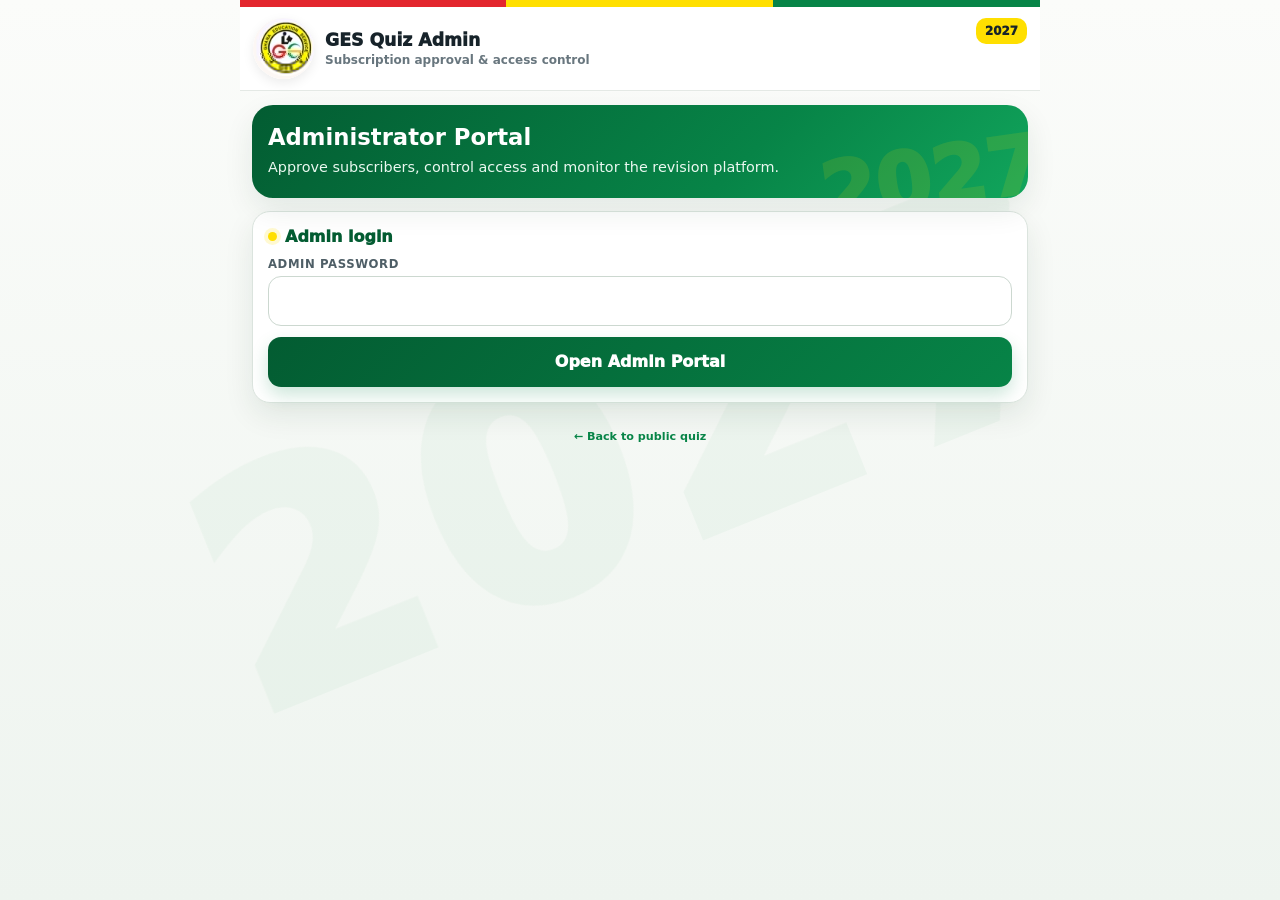
<file: admin.html>
<!doctype html><html lang="en"><head><meta charset="utf-8"><meta name="viewport" content="width=device-width,initial-scale=1,viewport-fit=cover"><meta name="theme-color" content="#078447"><title>GES Quiz Admin</title><link rel="stylesheet" href="./styles.css"></head><body><div class="shell"><header class="brand"><div class="flag"></div><div class="brandin"><img class="logo" src="./ges-logo.svg" alt="GES emblem"><div class="bt"><h1>GES Quiz Admin</h1><p>Subscription approval & access control</p></div><div class="yr">2027</div></div></header><main id="adminLogin" class="page"><section class="hero"><h2>Administrator Portal</h2><p>Approve subscribers, control access and monitor the revision platform.</p></section><section class="card"><div class="title">Admin login</div><div id="adminMsg"></div><form id="adminForm"><div class="field"><label>Admin password</label><input id="adminPass" type="password" required></div><button class="btn primary block">Open Admin Portal</button></form></section><div class="footer"><a href="./index.html">← Back to public quiz</a></div></main><main id="adminDash" class="page hidden"></main></div><div id="toast"></div><script src="./admin.js"></script></body></html>
</file>
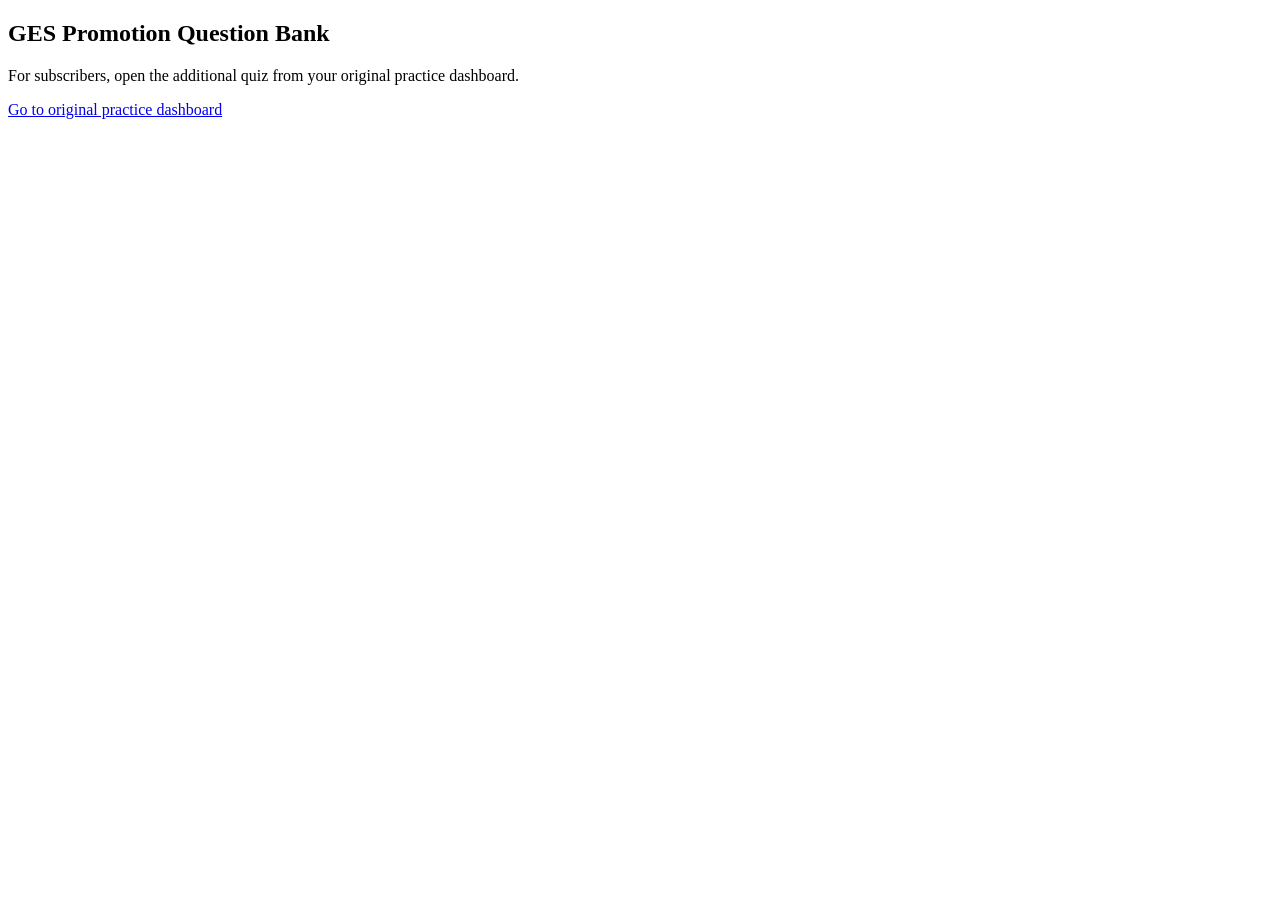
<file: ges-promotion-quiz-2027/additional-984-questions.html>
<!doctype html><html><head><meta charset="utf-8"><meta name="viewport" content="width=device-width,initial-scale=1"><title>GES Quiz</title></head><body><h2>GES Promotion Question Bank</h2><p>For subscribers, open the additional quiz from your original practice dashboard.</p><a href="./index.html">Go to original practice dashboard</a></body></html>
</file>
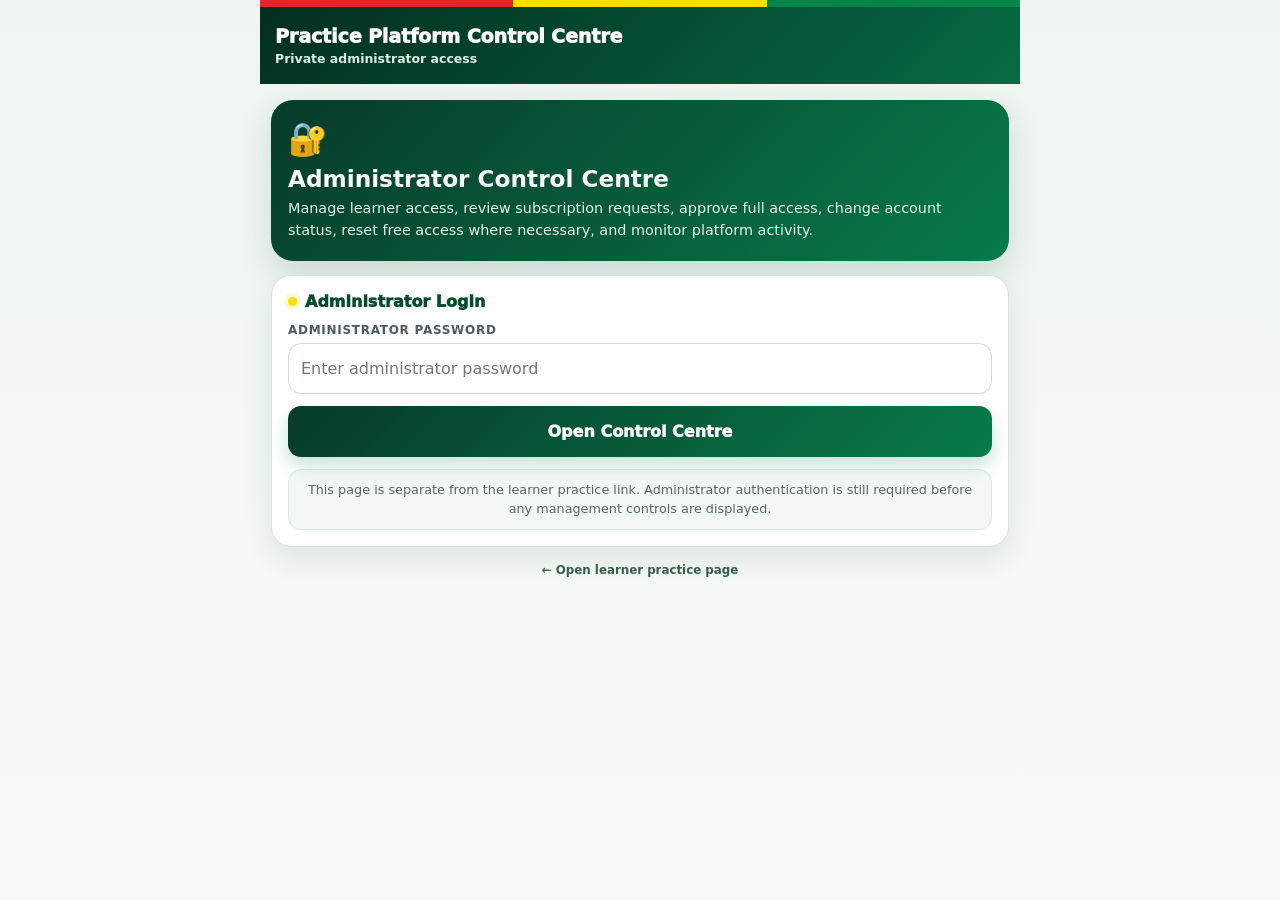
<file: ges-promotion-quiz-2027/isaac-control-centre.html>
<!doctype html>
<html lang="en">
<head>
<meta charset="utf-8">
<meta name="viewport" content="width=device-width,initial-scale=1,viewport-fit=cover">
<meta name="theme-color" content="#073b2a">
<title>Practice Platform Control Centre</title>
<link rel="stylesheet" href="./styles.css">
<style>
body{background:linear-gradient(180deg,#eef5f1,#f8faf9);min-height:100vh}
body::before{content:none!important}.shell{max-width:760px}.top-brand{background:linear-gradient(135deg,#032e20,#076a43);color:#fff;border:0}.brand-inner{padding:18px 15px}.brand-logo,.year-badge{display:none}.brand-text h1{font-size:1.2rem;color:#fff}.brand-text p{color:#d9eee4;font-size:.78rem}.admin-hero{background:linear-gradient(135deg,#073b2a,#087a49);color:#fff;border-radius:22px;padding:20px 17px;margin-bottom:14px;box-shadow:0 14px 34px rgba(4,69,42,.16)}.admin-hero .lock{font-size:2rem;margin-bottom:7px}.admin-hero h2{margin:0 0 6px;font-size:1.45rem}.admin-hero p{margin:0;color:#e3f3eb;line-height:1.5;font-size:.9rem}.admin-card{border:1px solid #d7e4dc;background:#fff;border-radius:20px;padding:16px;box-shadow:0 12px 30px rgba(12,44,28,.09)}.admin-card .card-title{font-size:1rem}.private-note{margin-top:12px;padding:11px 12px;border-radius:13px;background:#f4f8f5;border:1px solid #dfe9e3;color:#54665d;font-size:.8rem;line-height:1.45;text-align:center}.admin-login-btn{background:linear-gradient(135deg,#073b2a,#087a49)!important}.admin-footer{text-align:center;padding:16px 8px;color:#75837c;font-size:.74rem}.admin-footer a{color:#35604b;text-decoration:none;font-weight:800}.page{padding:16px 11px 60px}@media(max-width:520px){.brand-inner{padding:14px 11px}.brand-text h1{font-size:1.02rem}.admin-hero{padding:17px 14px;border-radius:18px}.admin-hero h2{font-size:1.26rem}.admin-card{padding:14px;border-radius:17px}}
</style>
<style>
.manager-top{background:linear-gradient(125deg,#073b2a,#08774a);color:#fff;border-radius:18px;padding:20px 16px;margin-bottom:15px;display:flex;justify-content:space-between;align-items:start;gap:10px}.manager-top small{font-size:10px;font-weight:900;letter-spacing:.09em;color:#ffe48d}.manager-top h2{font-size:24px;color:#fff;margin:8px 0}.manager-top p{font-size:13px;margin:0;color:#e0f4e9}.manager-top button{background:white;color:#075938;border:0;border-radius:10px;font-weight:900;padding:9px 11px;white-space:nowrap}.manager-stats{display:grid;grid-template-columns:repeat(2,minmax(0,1fr));gap:10px;margin-bottom:15px}.manager-stats button{min-width:0;text-align:left;padding:15px;border:1px solid #d5e6dd;border-radius:15px;background:#fff;color:#234436;font-size:16px;cursor:pointer}.manager-stats b{display:inline;font-size:25px;color:#087a49}.manager-stats small{display:block;color:#526b5d;font-size:11px;font-weight:800;margin-top:4px}.manager-stats .selected,.manager-tabs .selected{background:#076b41!important;color:white!important;border-color:#076b41!important}.manager-stats .selected b,.manager-stats .selected small{color:white}.manager-tabs{display:flex;gap:7px;overflow-x:auto;padding-bottom:9px;margin-bottom:10px}.manager-tabs button{padding:10px 11px;border:1px solid #b8d1c3;background:white;color:#145638;white-space:nowrap;border-radius:10px;font-weight:850;font-size:12px}.manager-list-head{background:#fff;border-radius:15px;padding:15px;border:1px solid #dce6df;margin-bottom:12px}.manager-list-head h3{margin:0 0 12px;color:#073b2a}.manager-list-head input{width:100%;padding:13px 12px;border:1px solid #bdd5c6;border-radius:10px;font-size:15px}.manager-meta{display:flex;justify-content:space-between;align-items:center;margin-top:10px;color:#49685a;font-size:12px;font-weight:750}.manager-meta button{padding:8px 13px;background:#e2f3e9;border:0;border-radius:9px;color:#075d39;font-weight:850}.manager-learner{display:flex;align-items:center;justify-content:space-between;gap:13px;background:white;border:1px solid #d6e7dc;border-radius:16px;padding:15px;margin-bottom:10px;box-shadow:0 6px 18px #113b2110}.manager-identity{min-width:0;display:grid;gap:5px}.manager-identity b{font-size:16px;color:#103b29;overflow-wrap:anywhere}.manager-identity span{font-weight:850;color:#096a44}.manager-identity small{font-size:11px;color:#5c7062}.manager-buttons{display:flex;gap:6px;flex-wrap:wrap;justify-content:end;max-width:275px}.manager-buttons button{background:#e9f2ec;border:1px solid #c0d7c7;color:#115e38;padding:9px 11px;border-radius:9px;font-size:11px;font-weight:900}.manager-buttons .manager-reset{background:#fef3c7;border-color:#e7d17b;color:#68440a}.manager-empty{padding:27px 12px;text-align:center;background:white;border-radius:14px;color:#52695c}.manager-settings{margin-top:20px;background:white;border:1px solid #d6e7dd;border-radius:16px;padding:16px}.manager-settings h3{margin:0;color:#0d5837}.manager-settings p{font-size:12px;color:#587062}.manager-settings form{display:grid;gap:11px}.manager-settings label{display:grid;gap:5px;font-size:12px;font-weight:850;color:#194b32}.manager-settings input{width:100%;padding:11px;border:1px solid #c6d6cb;border-radius:9px}.manager-settings button{padding:12px;border:0;border-radius:9px;background:#08744b;color:white;font-weight:850}@media(max-width:520px){.manager-learner{display:block}.manager-buttons{max-width:none;justify-content:start;margin-top:13px}.manager-top h2{font-size:20px}.manager-stats button{padding:12px}.manager-top{padding:16px 13px}}
</style></head>
<body>
<div class="shell">
<header class="top-brand"><div class="flagline"></div><div class="brand-inner"><div class="brand-text"><h1>Practice Platform Control Centre</h1><p>Private administrator access</p></div></div></header>
<main id="adminLogin" class="page">
<section class="admin-hero"><div class="lock">🔐</div><h2>Administrator Control Centre</h2><p>Manage learner access, review subscription requests, approve full access, change account status, reset free access where necessary, and monitor platform activity.</p></section>
<section class="admin-card"><div class="card-title">Administrator Login</div><div id="adminLoginAlert"></div><form id="adminLoginForm"><div class="field"><label>Administrator password</label><input id="adminPassword" type="password" autocomplete="current-password" placeholder="Enter administrator password" required></div><button class="primary block admin-login-btn" type="submit">Open Control Centre</button></form><div class="private-note">This page is separate from the learner practice link. Administrator authentication is still required before any management controls are displayed.</div></section>
<div class="admin-footer"><a href="./index.html">← Open learner practice page</a></div>
</main>
<main id="adminDashboard" class="page hidden"></main>
</div>
<div id="toastRoot"></div>
<script src="./admin-key.js?v=20261002-admin2"></script>
<script src="./admin.js?v=20261028-livesync"></script>
</body>
</html>
</file>
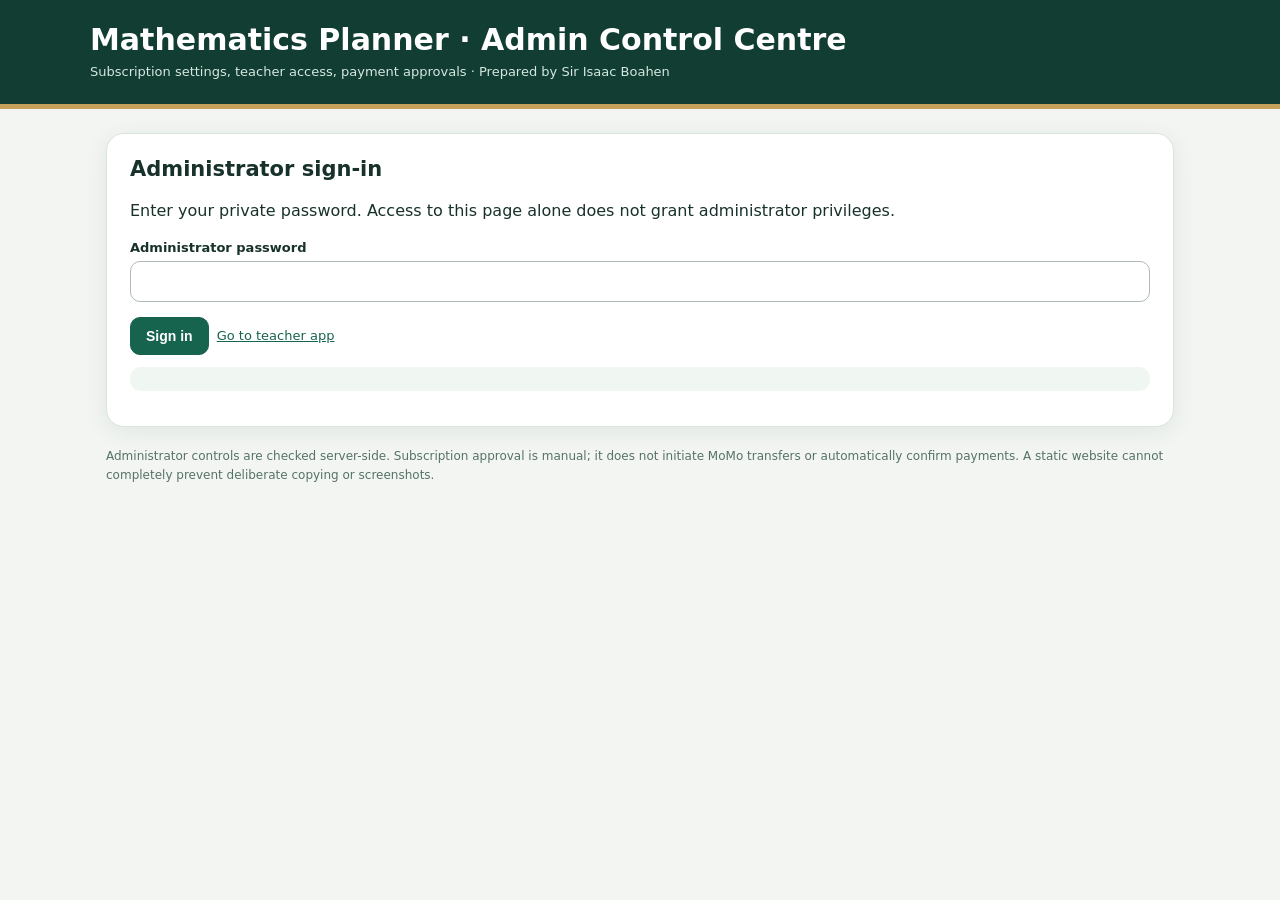
<file: shs-core-mathematics-planner/admin.html>
<!doctype html><html lang="en"><head><meta charset="utf-8"><meta name="viewport" content="width=device-width,initial-scale=1"><title>Admin | SHS Core Mathematics Lesson Planner</title>
<style>
:root{font-family:system-ui,-apple-system,"Segoe UI",sans-serif;color:#18312b;background:#f2f5f2}*{box-sizing:border-box}body{margin:0}.bar{background:#123d33;color:#fff;padding:22px max(20px,calc((100% - 1100px)/2));border-bottom:5px solid #c6a15c}.bar h1{margin:0 0 5px;font-size:clamp(21px,3vw,30px)}.bar p{margin:0;color:#d5e8df;font-size:13px}.page{max-width:1100px;margin:24px auto;padding:0 16px 50px}.card{background:#fff;border:1px solid #dae4dc;border-radius:18px;padding:23px;margin-bottom:20px;box-shadow:0 5px 24px #233f3412}h2{margin:0 0 18px;font-size:21px}h3{font-size:16px;margin:0 0 7px}p{line-height:1.55}label{display:block;font-weight:700;font-size:13px;margin:12px 0 6px}input,select{display:block;width:100%;padding:11px 12px;border:1px solid #adbbb1;border-radius:10px;background:#fff;font-size:15px;color:#18312b}button{padding:10px 15px;border:1px solid #bdccc2;border-radius:10px;background:#f7faf8;font-weight:750;cursor:pointer;font-size:14px}button.primary{background:#16634e;color:#fff;border-color:#16634e}button.danger{color:#9d2727;border-color:#eec1bb}button:disabled{opacity:.5;cursor:progress}.grid{display:grid;grid-template-columns:repeat(auto-fit,minmax(220px,1fr));gap:16px}.mode-label{display:flex;gap:12px;align-items:flex-start;border:1px solid #d5e0d8;border-radius:14px;padding:14px;cursor:pointer;margin-bottom:8px}.mode-label:has(input:checked){border-color:#16634e;background:#ebf6f0}.mode-label input{width:auto;margin:3px 0 0;accent-color:#16634e}.mode-label b{display:block;font-size:14px}.mode-label small{display:block;color:#597267;line-height:1.5;margin-top:4px}.row{display:flex;flex-wrap:wrap;gap:8px;align-items:center}.notice{border-radius:11px;background:#f0f7f2;padding:12px;color:#16634e;white-space:pre-line;margin:12px 0;min-height:12px}.error{background:#feece6;color:#a4331b}.request{border:1px solid #d8e4dc;border-radius:13px;padding:15px;margin:11px 0}.request-head{display:flex;align-items:center;justify-content:space-between;gap:8px;flex-wrap:wrap}.status{font-size:12px;font-weight:800;border-radius:999px;padding:4px 9px;background:#ebedf1;color:#344054}.status.pending{background:#fff1ce;color:#9a6000}.status.approved{background:#dbf4e5;color:#13663d}.req-meta{color:#4b6357;font-size:13px;line-height:1.8;margin:8px 0}.foot{font-size:12px;color:#567266;margin-top:20px}.secret{font:700 14px/1.5 monospace;word-break:break-all;background:#fff7e4;padding:12px;border-radius:10px;border:1px dashed #d0a341;display:block;margin:10px 0}.hidden{display:none!important}@media(max-width:600px){.bar{padding:18px}.card{padding:17px}.grid{grid-template-columns:1fr}}
</style></head><body><header class="bar"><h1>Mathematics Planner · Admin Control Centre</h1><p>Subscription settings, teacher access, payment approvals · Prepared by Sir Isaac Boahen</p></header>
<main class="page"><section id="login" class="card"><h2>Administrator sign-in</h2><p>Enter your private password. Access to this page alone does not grant administrator privileges.</p><form id="loginForm"><label for="loginPass">Administrator password</label><input id="loginPass" type="password" autocomplete="current-password" required minlength="8"/><div class="row" style="margin-top:15px"><button class="primary">Sign in</button><a href="./" style="font-size:13px;color:#16634e">Go to teacher app</a></div></form><p id="loginMessage" class="notice"></p></section>
<div id="panel" class="hidden"><section class="card"><div class="row" style="justify-content:space-between"><h2 style="margin:0">Access policies</h2><button id="signOut">Sign out</button></div><p>Select one mode. The teacher link will use the current setting whenever someone opens it or requests an export.</p><div class="mode-list">
<label class="mode-label"><input type="radio" name="policy" value="free"><span><b>Everything free — subscription OFF</b><small>All weeks and Word/PDF exports are free. Teachers do not see a subscription message.</small></span></label>
<label class="mode-label"><input type="radio" name="policy" value="print"><span><b>Prepare freely, pay to print/download</b><small>Teachers may generate any week. Word, PDF and assessment exports require approved subscription.</small></span></label>
<label class="mode-label"><input type="radio" name="policy" value="week1"><span><b>Week 1 preview</b><small>Unsubscribed teachers may generate only Week 1; all Word/PDF exports still require payment. Subscribers access all weeks.</small></span></label>
<label class="mode-label"><input type="radio" name="policy" value="locked"><span><b>Fully locked</b><small>Unsubscribed teachers cannot generate or export any week until activated.</small></span></label>
</div><div class="grid"><div><label for="price">Subscription price (Ghana cedis)</label><input type="number" min="0" max="100000" id="price" value="100"></div><div><label for="momo">MTN MoMo payment number</label><input id="momo" inputmode="tel" value="02484811762" maxlength="18"></div></div><div class="row" style="margin-top:17px"><button id="savePolicy" class="primary">Save and publish policy</button><button id="refreshAll">Refresh</button></div><div class="notice" id="policyMessage"></div></section>
<section class="card"><h2>MoMo approval requests</h2><p>Verify each payment independently in your MTN MoMo account before approving. A supplied transaction reference is not proof of payment.</p><label for="activationDays">New subscriber access duration</label><select id="activationDays" style="max-width:360px"><option value="0">Until revoked (no automatic expiry)</option><option value="30">30 days</option><option value="90">90 days</option><option value="180">180 days</option><option value="365">365 days</option></select><div id="requestCount" style="font-weight:700;margin:12px 0"></div><div id="requests"></div><div id="newCodeBox" class="hidden"><strong>New activation code — copy and send privately</strong><span id="newCode" class="secret"></span><div class="row"><button id="copyActivation" class="primary">Copy code</button><button id="dismissCode">Close</button></div><p class="foot">This is the only time the code is displayed. You can reissue a new code if it is lost.</p></div></section>
<section class="card"><h2>Change administrator password</h2><form id="passwordForm"><div class="grid"><div><label for="oldPass">Current password</label><input id="oldPass" type="password" autocomplete="current-password" required></div><div><label for="newPass">New password (at least 14 characters)</label><input id="newPass" type="password" autocomplete="new-password" minlength="14" required></div></div><button style="margin-top:15px" class="primary">Update password</button></form><p id="passMessage" class="notice"></p></section>
</div><p class="foot">Administrator controls are checked server-side. Subscription approval is manual; it does not initiate MoMo transfers or automatically confirm payments. A static website cannot completely prevent deliberate copying or screenshots.</p></main>
<script>
(()=>{'use strict';const API='https://dhnrrruishllmnhafjdd.supabase.co/functions/v1/coremath-access';const key='coremath-admin-session';let token='';try{token=sessionStorage.getItem(key)||''}catch(e){}const $=id=>document.getElementById(id);function showMessage(id,msg,err=false){const el=$(id);el.textContent=msg;el.classList.toggle('error',err)}async function call(body){const ctrl=new AbortController(),tm=setTimeout(()=>ctrl.abort(),15000);try{const r=await fetch(API,{method:'POST',headers:{'Content-Type':'application/json'},body:JSON.stringify({...body,token}),cache:'no-store',signal:ctrl.signal});const data=await r.json();if(!r.ok)throw Error(data.error||'Request failed');return data}finally{clearTimeout(tm)}}
function safeText(s){return String(s??'')}
function signedIn(v){$('login').classList.toggle('hidden',v);$('panel').classList.toggle('hidden',!v)}
async function load(){try{const v=await call({action:'admin_overview'});signedIn(true);document.querySelector('input[name="policy"][value="'+v.cfg.mode+'"]').checked=true;$('price').value=v.cfg.price_ghs;$('momo').value=v.cfg.momo_number;let pending=0;const container=$('requests');container.textContent='';for(const r of v.requests){if(r.status==='pending')pending++;const el=document.createElement('div');el.className='request';const hdr=document.createElement('div');hdr.className='request-head';const title=document.createElement('strong');title.textContent=r.full_name;const status=document.createElement('span');status.className='status '+r.status;status.textContent=r.status;hdr.append(title,status);el.append(hdr);const meta=document.createElement('div');meta.className='req-meta';meta.textContent='Phone: '+r.phone+'  ·  Reference: '+r.payment_reference+'\nSubmitted: '+new Date(r.created_at).toLocaleString()+(r.code_hint?'  ·  Code ending: '+r.code_hint:'')+(r.expires_at?'  ·  Expires: '+new Date(r.expires_at).toLocaleDateString():'');meta.style.whiteSpace='pre-line';el.append(meta);const actions=document.createElement('div');actions.className='row';function actionButton(label,action,style){const b=document.createElement('button');b.textContent=label;if(style)b.className=style;b.addEventListener('click',async()=>{if(!confirm(label+' access for '+r.full_name+'?'))return;b.disabled=true;try{const d=await call({action,id:r.id,days:Number($('activationDays').value)||0});if(d.activation_code){$('newCode').textContent=d.activation_code;$('newCodeBox').classList.remove('hidden');$('newCodeBox').scrollIntoView({behavior:'smooth'});}await load()}catch(e){alert(e.message)}finally{b.disabled=false}});actions.append(b)}if(r.status==='pending'){actionButton('Approve payment','approve','primary');actionButton('Reject','reject','danger')}else if(r.status==='approved'){actionButton('Revoke access','revoke','danger');actionButton('Reissue code','reissue')}else{actionButton('Approve payment','approve','primary')}el.append(actions);container.append(el)}$('requestCount').textContent='Total recent requests: '+v.requests.length+' · Awaiting approval: '+pending;if(!v.requests.length)container.textContent='No payment requests yet.'}catch(e){signedIn(false);showMessage('loginMessage','Please sign in. '+e.message,true);token='';try{sessionStorage.removeItem(key)}catch(x){}}}
$('loginForm').addEventListener('submit',async e=>{e.preventDefault();const btn=$('loginForm').querySelector('button');btn.disabled=true;showMessage('loginMessage','Signing in…');try{const r=await call({action:'login',password:$('loginPass').value});token=r.token;try{sessionStorage.setItem(key,token)}catch(e){};$('loginPass').value='';showMessage('loginMessage','');await load()}catch(e){showMessage('loginMessage',e.message,true)}finally{btn.disabled=false}});
$('savePolicy').addEventListener('click',async()=>{const b=$('savePolicy');b.disabled=true;try{const v=document.querySelector('input[name="policy"]:checked');await call({action:'admin_policy',mode:v?.value,price:Number($('price').value),momo:$('momo').value});showMessage('policyMessage','Saved. The teacher app will apply this access setting when opened or when an export is requested.');}catch(e){showMessage('policyMessage',e.message,true)}finally{b.disabled=false}});
$('refreshAll').addEventListener('click',load);$('signOut').addEventListener('click',async()=>{try{await call({action:'logout'})}catch(e){}token='';try{sessionStorage.removeItem(key)}catch(e){};signedIn(false)});
$('copyActivation').addEventListener('click',async()=>{try{await navigator.clipboard.writeText($('newCode').textContent);$('copyActivation').textContent='Copied ✓'}catch(e){alert('Copy the code manually: '+$('newCode').textContent)}});$('dismissCode').addEventListener('click',()=>$('newCodeBox').classList.add('hidden'));
$('passwordForm').addEventListener('submit',async e=>{e.preventDefault();try{const r=await call({action:'change_password',old_password:$('oldPass').value,new_password:$('newPass').value});showMessage('passMessage',r.message);$('passwordForm').reset();token='';try{sessionStorage.removeItem(key)}catch(e){};signedIn(false)}catch(e){showMessage('passMessage',e.message,true)}});
if(token)load();})();
</script></body></html>
</file>
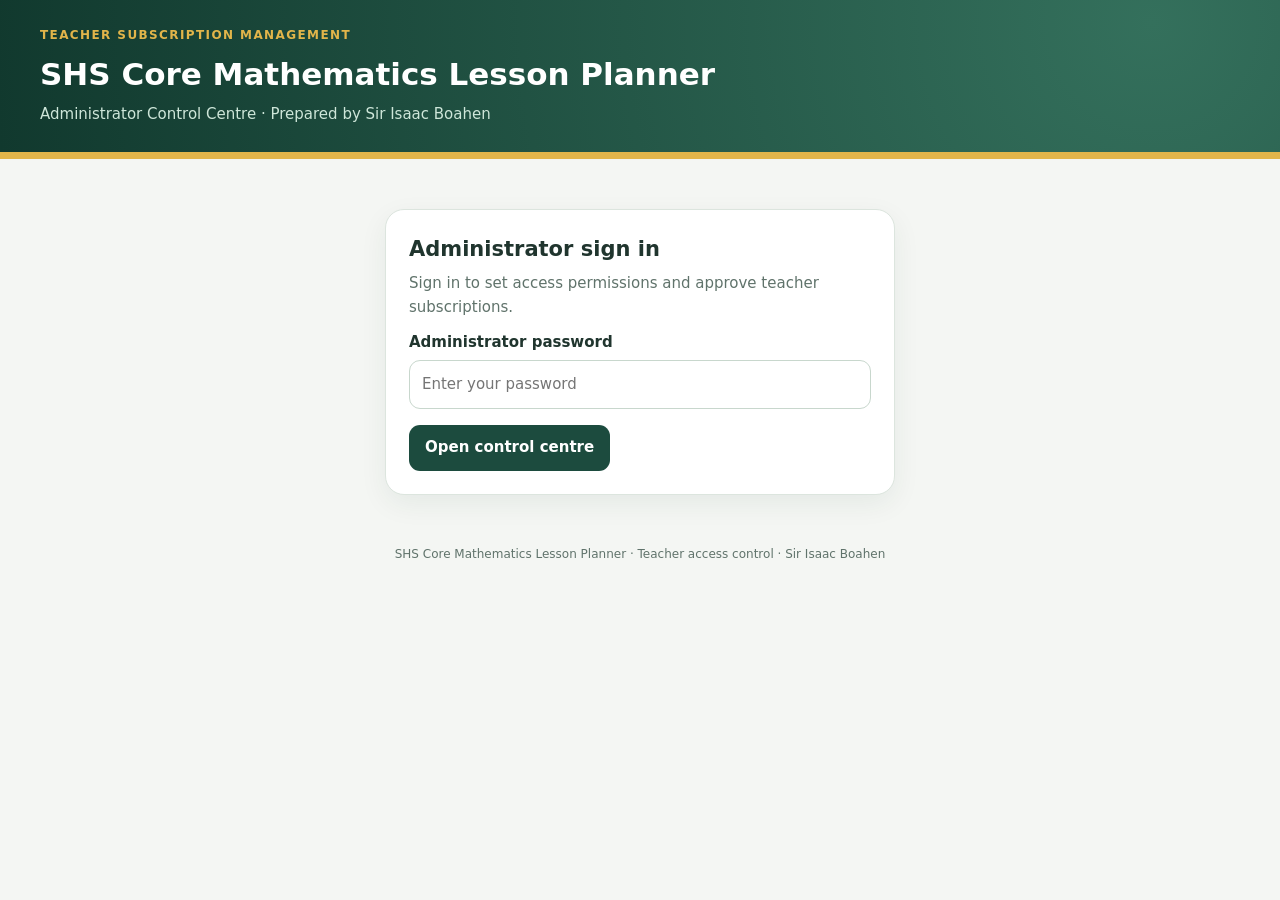
<file: shs-core-maths-planner/isaac-admin.html>
<!doctype html>
<html lang="en"><head><meta charset="utf-8"><meta name="viewport" content="width=device-width,initial-scale=1"><meta name="theme-color" content="#1b4439"><title>Isaac Admin | SHS Core Mathematics Lesson Planner</title>
<style>
:root{color-scheme:light;--forest:#1c4b3e;--forest2:#11392e;--gold:#e2b54a;--bg:#f4f6f3;--surface:#fff;--text:#20352e;--muted:#60736b;--line:#dce5de;--red:#af3540}
*{box-sizing:border-box}body{margin:0;font:15px/1.55 system-ui,-apple-system,Segoe UI,sans-serif;background:var(--bg);color:var(--text)}button,input,select{font:inherit}button{cursor:pointer}button:disabled{opacity:.5;cursor:wait}
header{background:radial-gradient(circle at 90% 15%,#34705c,var(--forest2));color:white;border-bottom:7px solid var(--gold);padding:26px max(18px,calc((100vw - 1200px)/2));}header h1{font-size:clamp(22px,3vw,31px);margin:5px 0}header p{margin:0;color:#cee6d9}header .pretitle{font-size:12px;text-transform:uppercase;letter-spacing:1.4px;color:var(--gold);font-weight:900}
.wrap{max-width:1200px;padding:0 15px;margin:24px auto 50px}.card{background:var(--surface);border:1px solid var(--line);border-radius:19px;padding:23px;box-shadow:0 9px 28px #0e3d2811;margin-bottom:19px}
h2{font-size:21px;margin:0 0 7px}h3{font-size:15px;margin:0 0 6px}p{margin:7px 0 12px}.muted{color:var(--muted)}small{color:var(--muted)}
input,select{display:block;width:100%;border:1.5px solid #c8d7cd;border-radius:11px;padding:12px;background:white;color:var(--text);font-size:15px}
input:focus,select:focus,button:focus-visible{outline:3px solid #c0ddcf;outline-offset:2px}
label{display:block;font-weight:750;margin:12px 0 6px}
.btn{border:0;padding:11px 16px;border-radius:11px;background:var(--forest);color:white;font-weight:800;min-height:43px}
.btn.secondary{background:#edf3ef;color:var(--forest);border:1px solid var(--line)}
.btn.danger{background:#a6323e}.btn.small{padding:8px 10px;min-height:34px;font-size:12.5px}
.flex{display:flex;gap:10px;align-items:center;flex-wrap:wrap}
#login{max-width:510px;margin:50px auto}#login button{margin-top:16px}
#toast{border-radius:13px;background:#e9f4eb;border:1px solid #aed5bb;color:#165232;font-size:14px;font-weight:700;padding:13px 16px;margin:0 0 17px}
#toast[data-kind="error"]{background:#fdefef;color:#8b2631;border-color:#eab5b8}#toast[hidden]{display:none!important}
.stats{display:grid;grid-template-columns:repeat(3,minmax(0,1fr));gap:12px;margin:20px 0}
.stat{border:1px solid var(--line);background:#fff;padding:18px;border-radius:15px}.stat b{display:block;font-size:31px;line-height:1.15;color:var(--forest)}.stat span{font-size:12.5px;color:var(--muted)}
.summary{display:flex;align-items:center;gap:10px;flex-wrap:wrap;margin:13px 0}.mode-pill{background:#e3f2e6;color:#1b5a38;border-radius:99px;padding:7px 14px;font-weight:800;font-size:13px}#lastSaved{color:var(--muted);font-size:12px}
.mode-list{display:grid;grid-template-columns:repeat(2,minmax(0,1fr));gap:11px;margin-top:15px}
.mode-choice{display:flex;gap:10px;align-items:flex-start;padding:16px;border:2px solid var(--line);border-radius:15px;cursor:pointer;background:#fbfcfb}
.mode-choice:has(input:checked){border-color:#268064;background:#edf7f2}
.mode-choice input{width:19px;height:19px;margin:2px 0 0;accent-color:var(--forest);flex:none}
.mode-choice strong{display:block;font-size:15px;margin-bottom:4px}.mode-choice small{display:block;font-size:12.5px;line-height:1.55}
.setting-grid{display:grid;grid-template-columns:repeat(2,minmax(0,1fr));gap:14px;margin:16px 0}
.money{padding:13px;border-radius:12px;background:#f6f4ea;border:1px solid #e7dcbd}.money b{font-size:17px}
.actions{display:flex;align-items:center;gap:12px;flex-wrap:wrap;border-top:1px solid var(--line);padding-top:15px;margin-top:18px}
#saveStatus{font-weight:800;color:#1c754b;font-size:14px}#saveStatus.error{color:var(--red)}
.tabs{display:flex;gap:8px;flex-wrap:wrap;margin:17px 0}.tab{border:1px solid var(--line);background:#f0f5f2;color:var(--forest);padding:10px 13px;border-radius:11px;font-weight:800}
.tab[aria-selected="true"]{background:var(--forest);color:#fff}.count{background:#dbe8e0;color:var(--forest);padding:2px 7px;border-radius:99px;font-size:11px;margin-left:5px}.tab[aria-selected="true"] .count{background:#ecf4ed}
.table-scroll{overflow:auto;border:1px solid var(--line);border-radius:13px}table{width:100%;border-collapse:collapse;min-width:650px}td,th{text-align:left;padding:13px;border-bottom:1px solid #edf0ec;vertical-align:top}th{background:#edf4ee;text-transform:uppercase;font-size:11px;letter-spacing:.5px;color:#445c51}tbody tr:last-child td{border-bottom:0}
.name{font-weight:850}.phone{font-variant-numeric:tabular-nums;font-weight:650}.status{font-size:11px;padding:5px 10px;border-radius:99px;font-weight:800;background:#fff0d9;color:#855400}
.status.approved{background:#e5f5eb;color:#1a673b}.status.rejected,.status.revoked{background:#fde7e7;color:#8f2830}
.nothing{padding:32px;text-align:center;color:var(--muted)}.hint{background:#f0f4f3;border-left:4px solid var(--forest);padding:13px 16px;border-radius:10px;margin:12px 0;font-size:13.5px}
.footer{color:var(--muted);text-align:center;font-size:12px;margin:24px auto}
@media(max-width:650px){.mode-list,.setting-grid,.stats{grid-template-columns:1fr}.card{padding:16px}header{padding:22px 17px}.stat b{font-size:26px}}
.free-scope{border:1px solid #cadfcf;border-radius:17px;background:#f6faf7;padding:18px;margin:18px 0}
.scope-head{display:flex;align-items:start;justify-content:space-between;gap:15px;flex-wrap:wrap}.scope-head h3{font-size:18px}
.scope-grid{display:grid;grid-template-columns:repeat(3,minmax(0,1fr));gap:13px;margin:14px 0}
.scope-year{background:white;border:1px solid var(--line);border-radius:15px;padding:14px;min-width:0}
.scope-year h4{margin:0 0 10px;font-size:16px}.scope-year label{display:flex;gap:8px;align-items:center;margin:0 0 10px;cursor:pointer;font-weight:750}
.scope-year input[type=checkbox]{width:18px;height:18px;margin:0;accent-color:var(--forest);flex:none}
.scope-weeks{display:grid;grid-template-columns:repeat(4,minmax(0,1fr));gap:6px}
.scope-weeks label{border:1px solid var(--line);background:#f4f7f4;padding:7px 4px;border-radius:8px;font-size:12px;font-weight:700;justify-content:center;margin:0;gap:5px}
.scope-weeks label:has(input:checked){background:#ddf3e6;border-color:#39a570}.scope-weeks label:has(input:disabled){opacity:.55}
.scope-year .year-note{font-size:11.5px;color:var(--muted);margin:5px 0 10px}
.free-scope .hint{margin-bottom:0}#freeScope.is-inactive{border-style:dashed}
@media(max-width:900px){.scope-grid{grid-template-columns:1fr}}
</style></head>
<body>
<header><div class="pretitle">Teacher subscription management</div><h1>SHS Core Mathematics Lesson Planner</h1><p>Administrator Control Centre · Prepared by Sir Isaac Boahen</p></header>
<main class="wrap">
<section class="card" id="login"><h2>Administrator sign in</h2><p class="muted">Sign in to set access permissions and approve teacher subscriptions.</p><label for="pw">Administrator password</label><input id="pw" type="password" autocomplete="off" placeholder="Enter your password"><button class="btn" type="button" id="signin">Open control centre</button><p id="loginError" role="alert" style="color:var(--red)" hidden></p></section>
<div id="panel" hidden>
<div id="toast" role="status" aria-live="polite" hidden></div>
<section class="stats" aria-label="Subscription overview">
<div class="stat"><b id="pendingCount">0</b><span>Pending payment approvals</span></div>
<div class="stat"><b id="approvedCount">0</b><span>Approved subscribers</span></div>
<div class="stat"><b id="inactiveCount">0</b><span>Rejected or revoked</span></div></section>
<section class="card"><h2>1. Control access for every teacher</h2>
<p class="muted">Choose how much of the lesson planner teachers can use without paying. The saved mode applies to all users, including teachers who already have the public page open.</p>
<div class="summary"><span>Currently active:</span><strong class="mode-pill" id="activeMode">Loading…</strong><span id="lastSaved"></span></div>
<div class="mode-list" id="modeOptions">
<label class="mode-choice"><input type="radio" name="mode" value="free"><span><strong>Free for everybody</strong><small>All weeks and Word/PDF downloads are free. No subscription or payment messages appear in the public planner.</small></span></label>
<label class="mode-choice"><input type="radio" name="mode" value="print"><span><strong>Free lesson preparation · Paid downloads</strong><small>Teachers can generate and preview all lessons. Word/PDF printing requires an approved subscription.</small></span></label>
<label class="mode-choice"><input type="radio" name="mode" value="week1"><span><strong>Selected free weeks or entire years</strong><small>Choose exactly which Year 1, Year 2 or Year 3 weeks are free below. You can grant a whole year. All other weeks and all downloads need approval.</small></span></label>
<label class="mode-choice"><input type="radio" name="mode" value="locked"><span><strong>Full lock · Subscription only</strong><small>Unapproved teachers see the subscription screen as soon as the planner opens and cannot proceed. Approved teachers can use all features.</small></span></label>
</div>
<section class="free-scope" id="freeScope">
<div class="scope-head"><div><h3>Choose free Mathematics weeks and years</h3><p class="muted">Used when <b>Selected free weeks or entire years</b> is selected. You can choose just Week 1, several weeks, or all weeks in any year. These choices apply to <b>lesson generation and preview</b>. Word/PDF downloads still need approval.</p></div><button type="button" class="btn secondary small" id="resetWeek1">Set Week 1 only</button></div>
<div class="scope-grid" id="scopeGrid" aria-label="Free week and year choices"></div>
<div id="scopeSummary" class="hint" role="status">Choose which lessons should be free.</div>
</section>
<div class="setting-grid"><div><label for="price">Subscription fee (GH₵)</label><input id="price" type="number" min="0" max="10000" value="100" step="1"></div><div class="money"><small>MTN Mobile Money payment number</small><br><b>0248 481 1762</b><p class="muted" style="font-size:12px">Verify all payments in your MTN account before approving. The application cannot automatically verify MoMo payments.</p></div></div>
<div class="actions"><button class="btn" id="save" type="button">Save and apply to public link</button><button class="btn secondary" id="refreshSettings" type="button">Refresh current settings</button><span id="saveStatus" role="status"></span></div>
</section>
<section class="card"><div class="flex" style="justify-content:space-between"><div><h2>2. Manage teacher subscriptions</h2><p class="muted">Requests and approved users are kept in separate lists. New requests will display the teacher's name, telephone and date.</p></div><button class="btn secondary" id="refresh" type="button">Refresh teacher lists</button></div>
<div class="hint"><strong>Approval procedure:</strong> Check the teacher's name and phone number, confirm their GH₵100 payment through MTN, then select <b>Approve</b>. The teacher immediately moves from Pending to Approved.</div>
<div class="tabs" role="tablist" aria-label="Subscription lists">
<button class="tab" role="tab" aria-selected="true" data-tab="pending">Pending requests <span class="count" id="badgePending">0</span></button>
<button class="tab" role="tab" aria-selected="false" data-tab="approved">Approved list <span class="count" id="badgeApproved">0</span></button>
<button class="tab" role="tab" aria-selected="false" data-tab="inactive">Rejected / revoked <span class="count" id="badgeInactive">0</span></button>
</div>
<div class="table-scroll"><table><thead><tr><th>Teacher</th><th>Telephone</th><th>Status</th><th>Request date</th><th>Action</th></tr></thead><tbody id="users"></tbody></table></div><div id="empty" class="nothing" hidden></div>
</section>
<div class="flex"><a href="./" target="_blank" rel="noopener" style="color:var(--forest);font-weight:800">Open the public lesson planner ↗</a><button class="btn secondary" id="logout" type="button">Sign out</button></div>
</div>
<p class="footer">SHS Core Mathematics Lesson Planner · Teacher access control · Sir Isaac Boahen</p>
</main>
<script>
(()=>{
const API="https://dhnrrruishllmnhafjdd.supabase.co/functions/v1/cmlp-access";
const el=id=>document.getElementById(id);let secret="",all=[],tab="pending",dirty=false,busy=false;
const labels={free:"Free for everybody",print:"Paid downloads",week1:"Selected free weeks / years",locked:"Full lock"};
const readMode=()=>document.querySelector('input[name="mode"]:checked')?.value||"free";
const maxWeeks={1:24,2:24,3:20};
function populateScope(){
 const grid=el("scopeGrid");grid.replaceChildren();
 for(const y of [1,2,3]){
   const sec=document.createElement("section");sec.className="scope-year";
   sec.innerHTML='<h4>SHS Year '+y+'</h4><label><input type="checkbox" data-freeyear="'+y+'">Entire Year '+y+' free</label><p class="year-note">'+maxWeeks[y]+' weeks available</p><div class="scope-weeks" data-scope-weeks="'+y+'"></div>';
   const w=sec.querySelector(".scope-weeks");
   for(let n=1;n<=maxWeeks[y];n++){const lab=document.createElement("label");lab.innerHTML='<input type="checkbox" data-freeweek="'+y+':'+n+'">W'+n;w.append(lab)}
   grid.append(sec);
 }
}
function readScope(){
 const free_years=[...document.querySelectorAll("[data-freeyear]:checked")].map(x=>Number(x.dataset.freeyear));
 const free_weeks={};
 for(const y of [1,2,3])free_weeks[y]=[...document.querySelectorAll('[data-freeweek^="'+y+':"]:checked')].map(x=>Number(x.dataset.freeweek.split(":")[1])).sort((a,b)=>a-b);
 return {free_years,free_weeks};
}
function syncScope(){
 const {free_years,free_weeks}=readScope();
 for(const y of [1,2,3])document.querySelectorAll('[data-freeweek^="'+y+':"]').forEach(ch=>ch.disabled=free_years.includes(y));
 const fmt=y=>free_years.includes(y)?"all "+maxWeeks[y]+" weeks free":free_weeks[y].length?"free: "+free_weeks[y].map(n=>"W"+n).join(", "):"no free weeks";
 el("scopeSummary").textContent="Current selection — "+[1,2,3].map(y=>"Year "+y+" "+fmt(y)).join(" | ")+". Download/print restrictions still apply.";
 el("freeScope").classList.toggle("is-inactive",readMode()!=="week1");
}
function loadScope(config){
 const fy=(config.free_years||[]).map(Number),fw=config.free_weeks||{"1":[1],"2":[1],"3":[1]};
 document.querySelectorAll("[data-freeyear]").forEach(ch=>ch.checked=fy.includes(Number(ch.dataset.freeyear)));
 document.querySelectorAll("[data-freeweek]").forEach(ch=>{const [y,w]=ch.dataset.freeweek.split(":");ch.checked=Array.isArray(fw[y])&&fw[y].some(v=>Number(v)===Number(w))});
 syncScope();
}
populateScope();
function notify(message,kind="success"){const t=el("toast");t.hidden=false;t.dataset.kind=kind;t.textContent=message}
function stamp(){return new Date().toLocaleTimeString([], {hour:"2-digit",minute:"2-digit",second:"2-digit"})}
async function api(action,more={}){const ac=new AbortController();const timeout=setTimeout(()=>ac.abort(),15000);try{const r=await fetch(API,{method:"POST",cache:"no-store",signal:ac.signal,headers:{"content-type":"application/json"},body:JSON.stringify({action,admin_password:secret,...more})});const data=await r.json();if(!r.ok)throw Error(data.error||"Server rejected this request");return data}finally{clearTimeout(timeout)}}
function setMode(v){const radio=document.querySelector('input[name="mode"][value="'+v+'"]');if(radio)radio.checked=true}
function applyConfig(c,force=false){el("activeMode").textContent=labels[c.mode]||c.mode;if(!dirty||force){setMode(c.mode);el("price").value=c.price;loadScope(c);dirty=false;el("saveStatus").textContent="Settings synchronised";el("saveStatus").className=""}el("lastSaved").textContent="Last checked "+stamp()}
function bucket(u){return u.status==="pending"?"pending":u.status==="approved"?"approved":"inactive"}
function counts(){const x={pending:0,approved:0,inactive:0};all.forEach(u=>x[bucket(u)]++);return x}
function render(){const n=counts();for(const [k,id,small] of [["pending","pendingCount","badgePending"],["approved","approvedCount","badgeApproved"],["inactive","inactiveCount","badgeInactive"]]){el(id).textContent=n[k];el(small).textContent=n[k]}
document.querySelectorAll("[data-tab]").forEach(b=>b.setAttribute("aria-selected",String(b.dataset.tab===tab)));
const tbody=el("users");tbody.replaceChildren();const records=all.filter(u=>bucket(u)===tab);el("empty").hidden=!!records.length;
el("empty").textContent=tab==="pending"?"No pending subscription requests.":tab==="approved"?"No approved subscribers yet.":"No rejected or revoked subscribers.";
for(const u of records){const tr=document.createElement("tr");const add=(s,cls)=>{const c=document.createElement("td");if(cls){const b=document.createElement("span");b.className=cls;b.textContent=s;c.append(b)}else c.textContent=s;tr.append(c);return c};
add(u.display_name||"Unnamed","name");add(u.phone||"—","phone");add(u.status,"status "+u.status);add(u.created_at?new Date(u.created_at).toLocaleString():"—");
const td=document.createElement("td");tr.append(td);const options=tab==="pending"?[["Approve","approved",""],["Reject","rejected","danger"]]:tab==="approved"?[["Revoke access","revoked","danger"]]:[["Move to pending","pending","secondary"]];
for(const [label,status,style] of options){const b=document.createElement("button");b.type="button";b.className="btn small "+style;b.textContent=label;b.onclick=async()=>{if(status==="approved"&&!confirm("Have you verified this teacher's payment in MTN MoMo?"))return;if(status==="revoked"&&!confirm("Revoke this teacher's access?"))return;b.disabled=true;try{await api("admin_decide",{token_hash:u.token_hash,status});await load(true);notify((u.display_name||"Teacher")+" updated to "+status+". They have moved to the relevant list.")}catch(e){notify("Unable to update subscriber: "+e.message,"error")}finally{b.disabled=false}};td.append(b)}
tbody.append(tr)}
}
async function load(silent=false){const data=await api("admin_summary");all=data.users||[];applyConfig(data.config);render();if(!silent)notify("Latest settings and teacher lists loaded ("+stamp()+").")}
async function login(){const b=el("signin");b.disabled=true;secret=el("pw").value.trim();el("loginError").hidden=true;try{await load(true);el("login").hidden=true;el("panel").hidden=false;el("pw").value="";notify("Signed in. Current settings loaded from the live database.")}catch(e){secret="";el("loginError").textContent="Sign-in failed: "+e.message;el("loginError").hidden=false}finally{b.disabled=false}}
el("signin").onclick=login;el("pw").addEventListener("keydown",e=>{if(e.key==="Enter")login()});
document.querySelectorAll('input[name="mode"]').forEach(r=>r.onchange=()=>{dirty=true;el("saveStatus").textContent="Unsaved changes";el("saveStatus").className="error"});
el("price").oninput=()=>{dirty=true;el("saveStatus").textContent="Unsaved changes";el("saveStatus").className="error"};
el("scopeGrid").addEventListener("change",()=>{dirty=true;syncScope();el("saveStatus").textContent="Unsaved free-week changes";el("saveStatus").className="error"});
el("resetWeek1").onclick=()=>{loadScope({free_years:[],free_weeks:{"1":[1],"2":[1],"3":[1]}});dirty=true;el("saveStatus").textContent="Week 1 choices not yet saved";el("saveStatus").className="error"};
document.querySelectorAll('input[name="mode"]').forEach(r=>r.addEventListener("change",syncScope));
el("save").onclick=async()=>{if(busy)return;busy=true;const b=el("save");const mode=readMode(),price=Number(el("price").value);b.disabled=true;el("saveStatus").textContent="Saving to server…";el("saveStatus").className="";
try{const scope=readScope();const saved=await api("admin_mode",{mode,price,...scope});if(!saved.saved)throw Error("Server did not confirm the save");dirty=false;const fresh=await api("admin_summary");applyConfig(fresh.config,true);all=fresh.users||[];render();if(fresh.config.mode!==mode||fresh.config.price!==price)throw Error("Verification mismatch. Reload and retry.");
const normalScope=o=>JSON.stringify([...(o.free_years||[])].sort())+JSON.stringify(o.free_weeks||{});
if(normalScope(fresh.config)!==normalScope(scope))throw Error("Free-week settings did not match after saving.");const txt="Saved successfully at "+stamp()+" — "+labels[mode]+" is now active for the public planner.";el("saveStatus").textContent="✓ "+txt;notify(txt)}
catch(e){dirty=true;el("saveStatus").className="error";el("saveStatus").textContent="Save failed — "+e.message;notify(el("saveStatus").textContent,"error")}
finally{b.disabled=false;busy=false}};
el("refreshSettings").onclick=async()=>{try{dirty=false;await load();el("saveStatus").textContent="Live settings reloaded"}catch(e){notify(e.message,"error")}};
el("refresh").onclick=async()=>{try{await load()}catch(e){notify(e.message,"error")}};
document.querySelectorAll("[data-tab]").forEach(b=>b.onclick=()=>{tab=b.dataset.tab;render()});
el("logout").onclick=()=>{secret="";all=[];el("panel").hidden=true;el("login").hidden=false;el("toast").hidden=true;el("saveStatus").textContent=""};
document.addEventListener("visibilitychange",()=>{if(!document.hidden&&secret&&!busy)load(true).catch(()=>{})});
setInterval(()=>{if(secret&&!document.hidden&&!busy)load(true).catch(()=>{})},10000);
})();
</script></body></html>
</file>
<file: styles.css>
:root{--g:#078447;--g2:#035c32;--y:#ffdf00;--r:#e3262e;--text:#17232a;--muted:#68767e;--line:#dbe4de;--bg:#f5f8f5;--ok:#0b8a4d;--bad:#c62828;--shadow:0 12px 30px rgba(9,50,28,.09)}
*{box-sizing:border-box}html{scroll-behavior:smooth}body{margin:0;font-family:system-ui,-apple-system,"Segoe UI",Arial,sans-serif;background:linear-gradient(180deg,#fbfcfa,#eef4ef);color:var(--text);-webkit-tap-highlight-color:transparent}body:before{content:"2027";position:fixed;z-index:-1;left:50%;top:50%;transform:translate(-50%,-50%) rotate(-22deg);font-size:min(42vw,310px);font-weight:1000;color:rgba(7,132,71,.035);letter-spacing:.05em}.hidden{display:none!important}button,input,select{font:inherit}button{cursor:pointer}.shell{max-width:800px;margin:auto;min-height:100vh}.brand{background:#fff;border-bottom:1px solid #e4e9e5;position:relative}.flag{height:7px;background:linear-gradient(90deg,var(--r) 0 33.3%,var(--y) 33.3% 66.6%,var(--g) 66.6%)}.brandin{display:flex;align-items:center;gap:11px;padding:11px 13px}.logo{width:61px;height:61px;object-fit:contain;border-radius:50%;background:#fff;box-shadow:0 4px 12px rgba(0,0,0,.08)}.bt h1{font-size:1.08rem;margin:0;font-weight:950}.bt p{margin:3px 0 0;color:var(--muted);font-size:.75rem;font-weight:700}.yr{margin-left:auto;align-self:flex-start;background:var(--y);padding:6px 9px;border-radius:10px;font-weight:1000;font-size:.74rem}.page{padding:14px 12px 90px}.hero{background:linear-gradient(135deg,var(--g2),var(--g) 63%,#11a55c);color:#fff;border-radius:21px;padding:19px 16px;margin-bottom:13px;box-shadow:var(--shadow);position:relative;overflow:hidden}.hero:after{content:"2027";position:absolute;right:-14px;bottom:-28px;font-size:5rem;font-weight:1000;color:rgba(255,223,0,.12);transform:rotate(-8deg)}.hero h2{margin:0 0 7px;font-size:1.42rem;line-height:1.15}.hero p{margin:0;color:#eaf8f0;font-size:.9rem;line-height:1.5}.badges{display:flex;gap:7px;flex-wrap:wrap;margin-top:13px}.badge{font-size:.7rem;font-weight:900;border:1px solid rgba(255,255,255,.25);background:rgba(255,255,255,.1);padding:6px 8px;border-radius:999px}.card{background:#fff;border:1px solid var(--line);border-radius:18px;padding:15px;margin-bottom:13px;box-shadow:var(--shadow)}.title{font-weight:950;color:var(--g2);margin:0 0 11px;display:flex;gap:8px;align-items:center}.title:before{content:"";width:9px;height:9px;border-radius:50%;background:var(--y);box-shadow:0 0 0 4px rgba(255,223,0,.18)}.tabs{display:grid;grid-template-columns:1fr 1fr;background:#edf3ef;padding:4px;border-radius:13px;margin-bottom:13px}.tabs button{border:0;background:transparent;padding:10px;border-radius:10px;font-weight:900;color:#627168}.tabs .active{background:#fff;color:var(--g2);box-shadow:0 3px 10px rgba(0,0,0,.06)}.field{margin-bottom:11px}.field label{display:block;font-size:.73rem;font-weight:900;letter-spacing:.05em;color:#4e5e66;text-transform:uppercase;margin-bottom:5px}.field input,.field select{width:100%;min-height:50px;border:1.5px solid #ccd8d0;border-radius:13px;padding:0 12px;background:#fff;outline:none}.field input:focus,.field select:focus{border-color:var(--g);box-shadow:0 0 0 4px rgba(7,132,71,.1)}.btn{min-height:50px;border-radius:13px;font-weight:950;padding:0 14px}.primary{border:0;background:linear-gradient(135deg,var(--g2),var(--g));color:#fff;box-shadow:0 8px 18px rgba(7,132,71,.2)}.secondary{background:#fff;border:1px solid #ccd7d0;color:#26343c}.gold{border:0;background:linear-gradient(135deg,var(--y),#f5c800);color:#151515}.danger{border:0;background:#fff0f0;color:#a92025}.block{width:100%}.small{min-height:37px;padding:0 10px;font-size:.78rem}.note{padding:10px 11px;background:#f6f9f7;border:1px solid #e2e9e4;border-radius:12px;color:var(--muted);font-size:.84rem;line-height:1.48}.alert{padding:10px 11px;border-radius:12px;margin:9px 0;font-size:.85rem;font-weight:750}.error{background:#fff1f1;border:1px solid #f0cccc;color:#9e2024}.success{background:#eaf8ef;border:1px solid #ccebd8;color:#086b3d}.subcard{position:relative;overflow:hidden;border:2px solid var(--y);background:linear-gradient(135deg,#fffef7,#fff9d5)}.subcard:before{content:"FULL ACCESS";position:absolute;right:-37px;top:18px;background:var(--r);color:#fff;font-size:.62rem;font-weight:1000;letter-spacing:.05em;padding:5px 39px;transform:rotate(39deg)}.price{font-size:2rem;font-weight:1000;color:var(--g2)}.price small{font-size:.86rem;color:var(--muted)}.features{list-style:none;padding:0;margin:11px 0;display:grid;gap:7px}.features li{font-size:.84rem;font-weight:750}.features li:before{content:"✓";color:var(--g);font-weight:1000;margin-right:7px}.contact{background:#fff;border:1px solid #eee09b;border-radius:12px;padding:10px}.phone{font-size:1.16rem;font-weight:1000;color:var(--g2)}.twobtn{display:grid;grid-template-columns:1fr 1fr;gap:8px;margin-top:9px}.statusrow{display:flex;justify-content:space-between;gap:10px}.uname{font-size:1.04rem;font-weight:950}.uphone{font-size:.8rem;color:var(--muted);margin-top:2px}.status{font-size:.68rem;font-weight:1000;padding:6px 8px;border-radius:999px;text-transform:uppercase;letter-spacing:.03em}.status.free{background:#fff7cf;color:#6f5500}.status.pending{background:#fff0d7;color:#885400}.status.approved{background:#e5f7eb;color:#07683a}.status.suspended{background:#ffe8e8;color:#9b2024}.nav{display:grid;grid-template-columns:repeat(3,1fr);gap:8px;margin-bottom:13px}.nav button{border:1px solid #d5dfd8;background:#fff;border-radius:13px;padding:10px 6px;font-size:.78rem;font-weight:900}.nav span{display:block;font-size:1.2rem}.locked{opacity:.5}.counts{display:grid;grid-template-columns:1fr 1fr;gap:9px}.choice{min-height:77px;text-align:left;border:2px solid #d6e0da;background:#fff;border-radius:15px;padding:9px}.choice strong{display:block;font-size:1.35rem;color:var(--g2)}.choice span{font-size:.77rem;color:var(--muted);font-weight:750}.choice.active{border-color:var(--g);background:#eef9f2}.chips{display:flex;gap:7px;flex-wrap:wrap}.chip{border:1px solid #cfd9d2;background:#fff;border-radius:999px;padding:8px 11px;font-weight:900;font-size:.8rem}.chip.active{background:var(--g);color:#fff;border-color:var(--g)}.quiztop{position:sticky;top:0;z-index:50;background:rgba(255,255,255,.97);backdrop-filter:blur(10px);border-bottom:1px solid var(--line);box-shadow:0 4px 14px rgba(0,0,0,.06)}.quiztop:before{content:"";position:absolute;top:0;left:0;right:0;height:4px;background:linear-gradient(90deg,var(--r) 0 33%,var(--y) 33% 66%,var(--g) 66%)}.qbar{max-width:800px;margin:auto;display:grid;grid-template-columns:40px 1fr 94px;gap:8px;align-items:center;padding:10px}.icon{width:40px;height:40px;border:1px solid #d5dfd8;background:#fff;border-radius:11px;font-weight:1000}.pmeta{display:flex;justify-content:space-between;font-size:.7rem;font-weight:850;color:var(--muted);margin-bottom:4px}.progress{height:7px;background:#e9eeea;border-radius:99px;overflow:hidden}.progress span{display:block;height:100%;background:linear-gradient(90deg,var(--r),var(--y),var(--g));width:0}.timer{background:var(--g2);color:#fff;border-radius:12px;text-align:center;padding:7px}.timer small{display:block;font-size:.56rem;font-weight:850;opacity:.8}.timer strong{font-size:1rem;font-variant-numeric:tabular-nums}.timer.warn{background:#a96b00}.timer.danger{background:#b42429;animation:pulse 1s infinite}@keyframes pulse{50%{opacity:.8}}.quizpage{max-width:800px;margin:auto;padding:14px 10px 104px}.tags{display:flex;gap:6px;flex-wrap:wrap;margin-bottom:8px}.tag{font-size:.67rem;font-weight:900;background:#eef3f0;color:#4c5b54;padding:5px 8px;border-radius:999px}.qcard{background:#fff;border:1px solid #dbe3de;border-radius:19px;padding:15px 12px;box-shadow:var(--shadow)}.qno{font-size:.73rem;font-weight:950;color:var(--g);letter-spacing:.05em;text-transform:uppercase;margin-bottom:7px}.qtext{font-size:1.08rem;line-height:1.56;font-weight:780;margin-bottom:12px}.opts{display:grid;gap:9px}.opt{width:100%;display:grid;grid-template-columns:38px 1fr auto;gap:9px;align-items:center;text-align:left;border:1.5px solid #d3ddd6;background:#fff;border-radius:15px;padding:10px 9px}.letter{width:34px;height:34px;border-radius:10px;background:#f0f4f1;display:grid;place-items:center;font-weight:1000}.otxt{font-size:.95rem;line-height:1.42;font-weight:650}.opt.correct{background:#e9f8ef;border-color:#2cab69}.opt.correct .letter{background:var(--ok);color:#fff}.opt.wrong{background:#fff0f0;border-color:#df6d6d}.opt.wrong .letter{background:var(--bad);color:#fff}.mark{font-size:.68rem;font-weight:1000;white-space:nowrap}.explain{margin-top:12px;padding:11px;border-radius:12px;background:#f7faf8;border-left:4px solid var(--y);font-size:.85rem;line-height:1.48}.bottom{position:fixed;left:0;right:0;bottom:0;z-index:45;background:rgba(255,255,255,.97);border-top:1px solid #dce4df;padding:8px 10px calc(8px + env(safe-area-inset-bottom))}.bottomin{max-width:800px;margin:auto;display:grid;grid-template-columns:1fr 1.35fr;gap:8px}.result{text-align:center;padding:12px}.result .pct{font-size:3rem;font-weight:1000;color:var(--g2)}.stats{display:grid;grid-template-columns:repeat(2,1fr);gap:8px}.stat{border:1px solid #e0e7e2;background:#fbfcfb;border-radius:13px;padding:10px}.stat small{display:block;color:var(--muted);font-size:.67rem;font-weight:900;text-transform:uppercase}.stat strong{font-size:1.2rem;display:block;margin-top:3px}.tablewrap{overflow:auto}.table{width:100%;border-collapse:collapse;font-size:.78rem}.table th,.table td{padding:9px 6px;border-bottom:1px solid #e7ece8;text-align:left}.table th{font-size:.68rem;color:#596860;text-transform:uppercase}.positive{color:var(--g)}.negative{color:var(--r)}.modalbg{position:fixed;inset:0;z-index:100;background:rgba(0,0,0,.64);display:grid;place-items:end center;padding:10px}.modal{width:min(100%,520px);max-height:92vh;overflow:auto;background:#fff;border-radius:23px 23px 17px 17px;padding:17px;box-shadow:0 20px 50px rgba(0,0,0,.3)}.modal h3{margin:0 0 7px;color:var(--g2);font-size:1.3rem}.modal p{color:var(--muted);font-size:.88rem;line-height:1.5}.bigprice{font-size:2.4rem;font-weight:1000;color:var(--g2)}.toast{position:fixed;z-index:130;left:50%;bottom:88px;transform:translateX(-50%);background:#17231d;color:#fff;padding:10px 13px;border-radius:11px;font-size:.8rem;font-weight:800;max-width:90%;text-align:center}.loading{min-height:160px;display:grid;place-items:center;color:var(--muted);font-weight:850}.spin{width:27px;height:27px;border:3px solid #dce9e0;border-top-color:var(--g);border-radius:50%;animation:sp .8s linear infinite;margin:auto auto 8px}@keyframes sp{to{transform:rotate(360deg)}}.adminuser{border:1px solid var(--line);border-radius:15px;padding:11px;margin-bottom:8px}.adminuser .top{display:flex;justify-content:space-between;gap:8px}.adminuser .nm{font-weight:950}.meta{font-size:.76rem;color:var(--muted);margin-top:3px;line-height:1.45}.actions{display:flex;gap:6px;flex-wrap:wrap;margin-top:9px}.search{width:100%;min-height:44px;border:1px solid #d4ded8;border-radius:12px;padding:0 11px;margin-bottom:9px}.footer{text-align:center;padding:14px;color:#7d8982;font-size:.7rem}.footer a{color:var(--g);font-weight:900;text-decoration:none}
@media(min-width:650px){.stats{grid-template-columns:repeat(4,1fr)}.counts{grid-template-columns:repeat(4,1fr)}.qcard{padding:21px}.qtext{font-size:1.2rem}}
@media(max-width:390px){.logo{width:54px;height:54px}.bt h1{font-size:.98rem}.bt p{font-size:.67rem}.yr{font-size:.65rem}.qbar{grid-template-columns:38px 1fr 88px}.qtext{font-size:1.02rem}.opt{grid-template-columns:35px 1fr auto}.otxt{font-size:.91rem}}
@media print{body{background:#fff!important}body:before,.brand,.nav,.subcard,.no-print,.bottom,.footer{display:none!important}.page{padding:0}.card{box-shadow:none;border:1px solid #aaa}.shell{max-width:none}}
</file>
<file: ges-promotion-quiz-2027/styles.css>
:root{
  --green:#078447;--green2:#046c3a;--green3:#034d2b;
  --yellow:#ffdd00;--gold:#e7b700;--red:#e2252a;--black:#151515;
  --bg:#f6f8f6;--card:#fff;--text:#17232a;--muted:#63717a;--line:#dce4df;
  --ok:#0b8a4d;--okbg:#e9f8ef;--bad:#c62828;--badbg:#fff0f0;--shadow:0 12px 30px rgba(12,44,28,.09);
}
*{box-sizing:border-box}html{scroll-behavior:smooth}body{margin:0;font-family:system-ui,-apple-system,"Segoe UI",Roboto,Arial,sans-serif;background:linear-gradient(180deg,#fafbf9,#f0f5f1);color:var(--text);-webkit-tap-highlight-color:transparent}body::before{content:"2027";position:fixed;z-index:-1;left:50%;top:50%;transform:translate(-50%,-50%) rotate(-22deg);font-size:min(40vw,300px);font-weight:1000;letter-spacing:.06em;color:rgba(7,132,71,.035);pointer-events:none}.hidden{display:none!important}button,input,select{font:inherit}button{cursor:pointer}.shell{max-width:780px;margin:auto;min-height:100vh}.top-brand{position:relative;overflow:hidden;background:#fff;border-bottom:1px solid #e5e8e5}.flagline{height:7px;background:linear-gradient(90deg,var(--red) 0 33.33%,var(--yellow) 33.33% 66.66%,var(--green) 66.66%)}.brand-inner{display:flex;align-items:center;gap:12px;padding:12px 14px}.brand-logo{width:62px;height:62px;object-fit:contain;background:white;border-radius:50%;box-shadow:0 5px 14px rgba(0,0,0,.08)}.brand-text h1{font-size:1.12rem;margin:0;font-weight:950;letter-spacing:-.01em}.brand-text p{font-size:.78rem;margin:3px 0 0;color:var(--muted);font-weight:700}.year-badge{margin-left:auto;align-self:flex-start;background:var(--yellow);color:#111;font-weight:1000;padding:6px 9px;border-radius:10px;font-size:.76rem}.page{padding:14px 12px 90px}.hero{background:linear-gradient(135deg,var(--green3),var(--green) 60%,#10a55c);color:#fff;border-radius:22px;padding:20px 17px;box-shadow:var(--shadow);position:relative;overflow:hidden;margin-bottom:14px}.hero::after{content:"2027";position:absolute;right:-10px;bottom:-26px;font-size:5.4rem;font-weight:1000;color:rgba(255,221,0,.11);transform:rotate(-7deg)}.hero h2{font-size:1.45rem;line-height:1.15;margin:0 0 7px;max-width:520px}.hero p{margin:0;line-height:1.55;font-size:.91rem;color:#eaf8f0;max-width:570px}.hero .hero-badges{display:flex;gap:7px;flex-wrap:wrap;margin-top:14px}.mini-badge{font-size:.73rem;font-weight:900;border:1px solid rgba(255,255,255,.22);background:rgba(255,255,255,.11);padding:6px 9px;border-radius:999px}.card{background:rgba(255,255,255,.98);border:1px solid var(--line);border-radius:19px;padding:15px;box-shadow:var(--shadow);margin-bottom:13px}.card-title{display:flex;align-items:center;gap:8px;font-weight:950;color:var(--green3);margin:0 0 12px}.card-title::before{content:"";width:9px;height:9px;border-radius:50%;background:var(--yellow);box-shadow:0 0 0 4px rgba(255,221,0,.18)}.auth-tabs{display:grid;grid-template-columns:1fr 1fr;background:#edf3ef;border-radius:13px;padding:4px;margin-bottom:14px}.auth-tabs button{border:0;background:transparent;border-radius:10px;padding:10px;font-weight:900;color:#5b6b63}.auth-tabs button.active{background:#fff;color:var(--green3);box-shadow:0 4px 12px rgba(0,0,0,.06)}.field{margin-bottom:12px}.field label{display:block;font-size:.75rem;font-weight:900;letter-spacing:.06em;color:#4b5a63;margin-bottom:6px;text-transform:uppercase}.field input,.field select{width:100%;min-height:51px;border:1.5px solid #cfdad3;border-radius:13px;padding:0 12px;background:#fff;color:var(--text);outline:none}.field input:focus,.field select:focus{border-color:var(--green);box-shadow:0 0 0 4px rgba(7,132,71,.11)}.primary,.secondary,.danger,.goldbtn{min-height:51px;border-radius:13px;font-weight:950;padding:0 14px}.primary{border:0;background:linear-gradient(135deg,var(--green3),var(--green));color:#fff;box-shadow:0 9px 18px rgba(7,132,71,.22)}.primary.block,.secondary.block,.goldbtn.block{width:100%}.secondary{background:#fff;color:#24333b;border:1px solid #cfd9d3}.goldbtn{border:0;background:linear-gradient(135deg,var(--yellow),#f5c700);color:#161616}.danger{border:0;background:#fff0f0;color:#a91f22}.small-btn{min-height:38px;border-radius:10px;padding:0 11px;font-size:.82rem;font-weight:900}.note{padding:11px 12px;border-radius:13px;background:#f6f9f7;border:1px solid #e3ebe6;color:var(--muted);font-size:.86rem;line-height:1.5}.alert{padding:11px 12px;border-radius:13px;margin:10px 0;font-size:.88rem;font-weight:750;line-height:1.45}.alert.error{background:#fff1f1;border:1px solid #f0caca;color:#9e2020}.alert.success{background:#eaf8ef;border:1px solid #ccebd8;color:#08693a}.status-row{display:flex;justify-content:space-between;gap:10px;align-items:flex-start}.user-name{font-weight:950;font-size:1.05rem}.user-phone{color:var(--muted);font-size:.82rem;margin-top:2px}.status{font-size:.72rem;font-weight:950;padding:6px 9px;border-radius:999px;text-transform:uppercase;letter-spacing:.04em}.status.free{background:#fff7d3;color:#6f5500}.status.pending{background:#fff0d6;color:#8b5400}.status.approved{background:#e5f7eb;color:#086b3d}.status.suspended{background:#ffe8e8;color:#9c2020}.quick-counts{display:grid;grid-template-columns:repeat(2,1fr);gap:10px}.count-choice{min-height:78px;border:2px solid #d6e0da;background:#fff;border-radius:16px;padding:10px;text-align:left}.count-choice strong{display:block;font-size:1.35rem;color:var(--green3)}.count-choice span{font-size:.8rem;color:var(--muted);font-weight:750}.count-choice.active{border-color:var(--green);background:#eef9f2;box-shadow:0 0 0 3px rgba(7,132,71,.08)}.premium-counts{display:flex;gap:7px;flex-wrap:wrap}.chip{border:1px solid #cfdad3;background:#fff;border-radius:999px;padding:8px 11px;font-weight:900;font-size:.82rem}.chip.active{background:var(--green);color:#fff;border-color:var(--green)}.subscribe-card{position:relative;overflow:hidden;border:2px solid var(--yellow);background:linear-gradient(135deg,#fffef5,#fff9d6);box-shadow:0 15px 30px rgba(150,112,0,.12)}.subscribe-card::before{content:"FULL ACCESS";position:absolute;right:-36px;top:17px;background:var(--red);color:#fff;font-weight:1000;font-size:.66rem;padding:5px 38px;transform:rotate(38deg);letter-spacing:.06em}.price{font-size:2rem;font-weight:1000;color:var(--green3);line-height:1}.price small{font-size:.9rem;color:var(--muted);font-weight:800}.feature-list{padding:0;margin:12px 0 14px;list-style:none;display:grid;gap:8px}.feature-list li{font-size:.88rem;font-weight:750;display:flex;gap:8px}.feature-list li::before{content:"✓";color:var(--green);font-weight:1000}.contact-box{background:#fff;border:1px solid #eee0a5;border-radius:13px;padding:11px}.contact-box strong{font-size:1.05rem}.contact-box .phone{font-size:1.2rem;font-weight:1000;color:var(--green3);letter-spacing:.03em}.btn-row{display:grid;grid-template-columns:1fr 1fr;gap:8px;margin-top:10px}.dashboard-nav{display:grid;grid-template-columns:repeat(3,1fr);gap:8px;margin-bottom:13px}.navtile{border:1px solid #d6e0da;background:#fff;border-radius:14px;padding:11px 8px;text-align:center;font-weight:900;font-size:.8rem;color:#34444c}.navtile span{display:block;font-size:1.25rem;margin-bottom:3px}.navtile.locked{opacity:.55}.logout{color:#a3282b}.quiz-top{position:sticky;top:0;z-index:50;background:rgba(255,255,255,.96);backdrop-filter:blur(11px);border-bottom:1px solid #dae3dd;box-shadow:0 5px 16px rgba(0,0,0,.06)}.quiz-top::before{content:"";position:absolute;top:0;left:0;right:0;height:4px;background:linear-gradient(90deg,var(--red) 0 33%,var(--yellow) 33% 66%,var(--green) 66%)}.quiz-bar{display:grid;grid-template-columns:40px 1fr 94px;gap:8px;align-items:center;max-width:780px;margin:auto;padding:10px}.iconbtn{width:40px;height:40px;border-radius:12px;border:1px solid #d7dfda;background:#fff;font-weight:1000}.prog-meta{display:flex;justify-content:space-between;gap:8px;font-size:.73rem;font-weight:850;color:var(--muted);margin-bottom:5px}.progress{height:7px;background:#e9eeea;border-radius:99px;overflow:hidden}.progress span{display:block;height:100%;background:linear-gradient(90deg,var(--red),var(--yellow),var(--green));width:0;transition:width .2s}.timer{background:var(--green3);color:#fff;border-radius:12px;padding:7px 8px;text-align:center;box-shadow:0 6px 14px rgba(7,90,48,.2)}.timer small{display:block;font-size:.58rem;font-weight:800;opacity:.82}.timer strong{font-size:1rem;font-variant-numeric:tabular-nums}.timer.warn{background:#a96b00}.timer.danger{background:#b42427;animation:pulse 1s infinite}@keyframes pulse{50%{opacity:.78}}.quiz-page{padding:14px 10px 104px;max-width:780px;margin:auto}.q-tags{display:flex;gap:6px;flex-wrap:wrap;margin-bottom:8px}.tag{font-size:.68rem;font-weight:900;padding:5px 8px;border-radius:999px;background:#eef3f0;color:#4c5e56}.question-card{background:#fff;border:1px solid #dbe3de;border-radius:20px;box-shadow:var(--shadow);padding:16px 13px}.qno{font-size:.75rem;font-weight:950;letter-spacing:.06em;color:var(--green);text-transform:uppercase;margin-bottom:7px}.qtext{font-size:1.1rem;font-weight:780;line-height:1.58;margin-bottom:13px}.options{display:grid;gap:9px}.option{display:grid;grid-template-columns:39px 1fr auto;gap:9px;align-items:center;width:100%;text-align:left;border:1.5px solid #d3ddd7;background:#fff;border-radius:15px;padding:10px 9px}.option .letter{width:35px;height:35px;border-radius:11px;background:#f0f4f1;display:grid;place-items:center;font-weight:1000}.option .otxt{font-size:.97rem;line-height:1.42;font-weight:650}.option.correct{background:var(--okbg);border-color:#2cac69}.option.correct .letter{background:var(--ok);color:#fff}.option.wrong{background:var(--badbg);border-color:#df6d6d}.option.wrong .letter{background:var(--bad);color:#fff}.mark{font-size:.7rem;font-weight:1000;white-space:nowrap}.option.correct .mark{color:var(--ok)}.option.wrong .mark{color:var(--bad)}.explain{margin-top:12px;padding:12px;border-radius:13px;background:#f7faf8;border-left:4px solid var(--yellow);font-size:.87rem;line-height:1.5;color:#405049}.bottom-nav{position:fixed;bottom:0;left:0;right:0;z-index:45;background:rgba(255,255,255,.97);backdrop-filter:blur(10px);border-top:1px solid #dce4df;padding:8px 10px calc(8px + env(safe-area-inset-bottom))}.bottom-nav .inner{max-width:780px;margin:auto;display:grid;grid-template-columns:1fr 1.35fr;gap:8px}.result-score{text-align:center;padding:14px 0}.result-score .pct{font-size:3rem;font-weight:1000;color:var(--green3)}.result-score p{margin:0;color:var(--muted);font-weight:750}.stats-grid{display:grid;grid-template-columns:repeat(2,1fr);gap:9px}.statbox{border:1px solid #e0e7e2;background:#fbfcfb;border-radius:14px;padding:11px}.statbox small{display:block;color:var(--muted);font-size:.7rem;font-weight:900;text-transform:uppercase;letter-spacing:.05em}.statbox strong{font-size:1.25rem;margin-top:3px;display:block}.perf-table{width:100%;border-collapse:collapse;font-size:.8rem}.perf-table th,.perf-table td{padding:9px 7px;border-bottom:1px solid #e7ece8;text-align:left}.perf-table th{color:#52615a;font-size:.7rem;text-transform:uppercase}.improve.positive{color:var(--green)}.improve.negative{color:var(--red)}.modal-backdrop{position:fixed;inset:0;z-index:100;background:rgba(0,0,0,.62);display:grid;place-items:end center;padding:12px}.modal{width:min(100%,520px);max-height:92vh;overflow:auto;background:#fff;border-radius:24px 24px 18px 18px;box-shadow:0 20px 50px rgba(0,0,0,.28);padding:18px}.modal .handle{width:48px;height:5px;background:#d5ddd8;border-radius:999px;margin:0 auto 14px}.modal h3{margin:0 0 7px;color:var(--green3);font-size:1.35rem}.modal p{color:var(--muted);line-height:1.5;font-size:.9rem}.modal-price{font-size:2.5rem;font-weight:1000;color:var(--green3)}.loading{display:grid;place-items:center;min-height:180px;color:var(--muted);font-weight:850}.spinner{width:28px;height:28px;border:3px solid #dbe8df;border-top-color:var(--green);border-radius:50%;animation:spin .8s linear infinite;margin-bottom:8px}@keyframes spin{to{transform:rotate(360deg)}}.admin-user{border:1px solid #dce4df;border-radius:16px;padding:12px;margin-bottom:9px;background:#fff}.admin-user .top{display:flex;justify-content:space-between;gap:8px}.admin-user .name{font-weight:950}.admin-user .meta{font-size:.78rem;color:var(--muted);margin-top:3px}.admin-actions{display:flex;gap:6px;flex-wrap:wrap;margin-top:9px}.admin-stats{display:grid;grid-template-columns:repeat(2,1fr);gap:9px}.admin-stats .statbox:nth-child(2){border-color:#f3d180;background:#fff9e8}.search{width:100%;min-height:45px;border:1px solid #d4ded8;border-radius:12px;padding:0 12px;margin-bottom:10px}.footer{text-align:center;color:#7b8780;font-size:.72rem;padding:16px 8px}.footer a{color:var(--green);font-weight:850;text-decoration:none}.toast{position:fixed;left:50%;bottom:88px;transform:translateX(-50%);z-index:120;background:#17231d;color:#fff;padding:10px 13px;border-radius:12px;font-size:.83rem;font-weight:800;box-shadow:0 8px 20px rgba(0,0,0,.22);max-width:90%;text-align:center}
@media(min-width:640px){.page{padding-top:18px}.quick-counts{grid-template-columns:repeat(4,1fr)}.stats-grid{grid-template-columns:repeat(4,1fr)}.admin-stats{grid-template-columns:repeat(4,1fr)}.question-card{padding:22px}.qtext{font-size:1.22rem}.option{padding:13px 11px}}
@media(max-width:390px){.brand-logo{width:54px;height:54px}.brand-text h1{font-size:1rem}.brand-text p{font-size:.7rem}.year-badge{font-size:.68rem}.quiz-bar{grid-template-columns:38px 1fr 88px}.timer{padding:7px 6px}.qtext{font-size:1.04rem}.option{grid-template-columns:36px 1fr auto}.option .letter{width:33px;height:33px}.option .otxt{font-size:.93rem}}
@media print{body{background:#fff!important}body::before,.top-brand,.dashboard-nav,.primary,.secondary,.goldbtn,.danger,.bottom-nav,.subscribe-card,.footer,.no-print{display:none!important}.page{padding:0}.card{box-shadow:none;border:1px solid #bbb;break-inside:avoid}.shell{max-width:100%}.print-only{display:block!important}}
</file>
